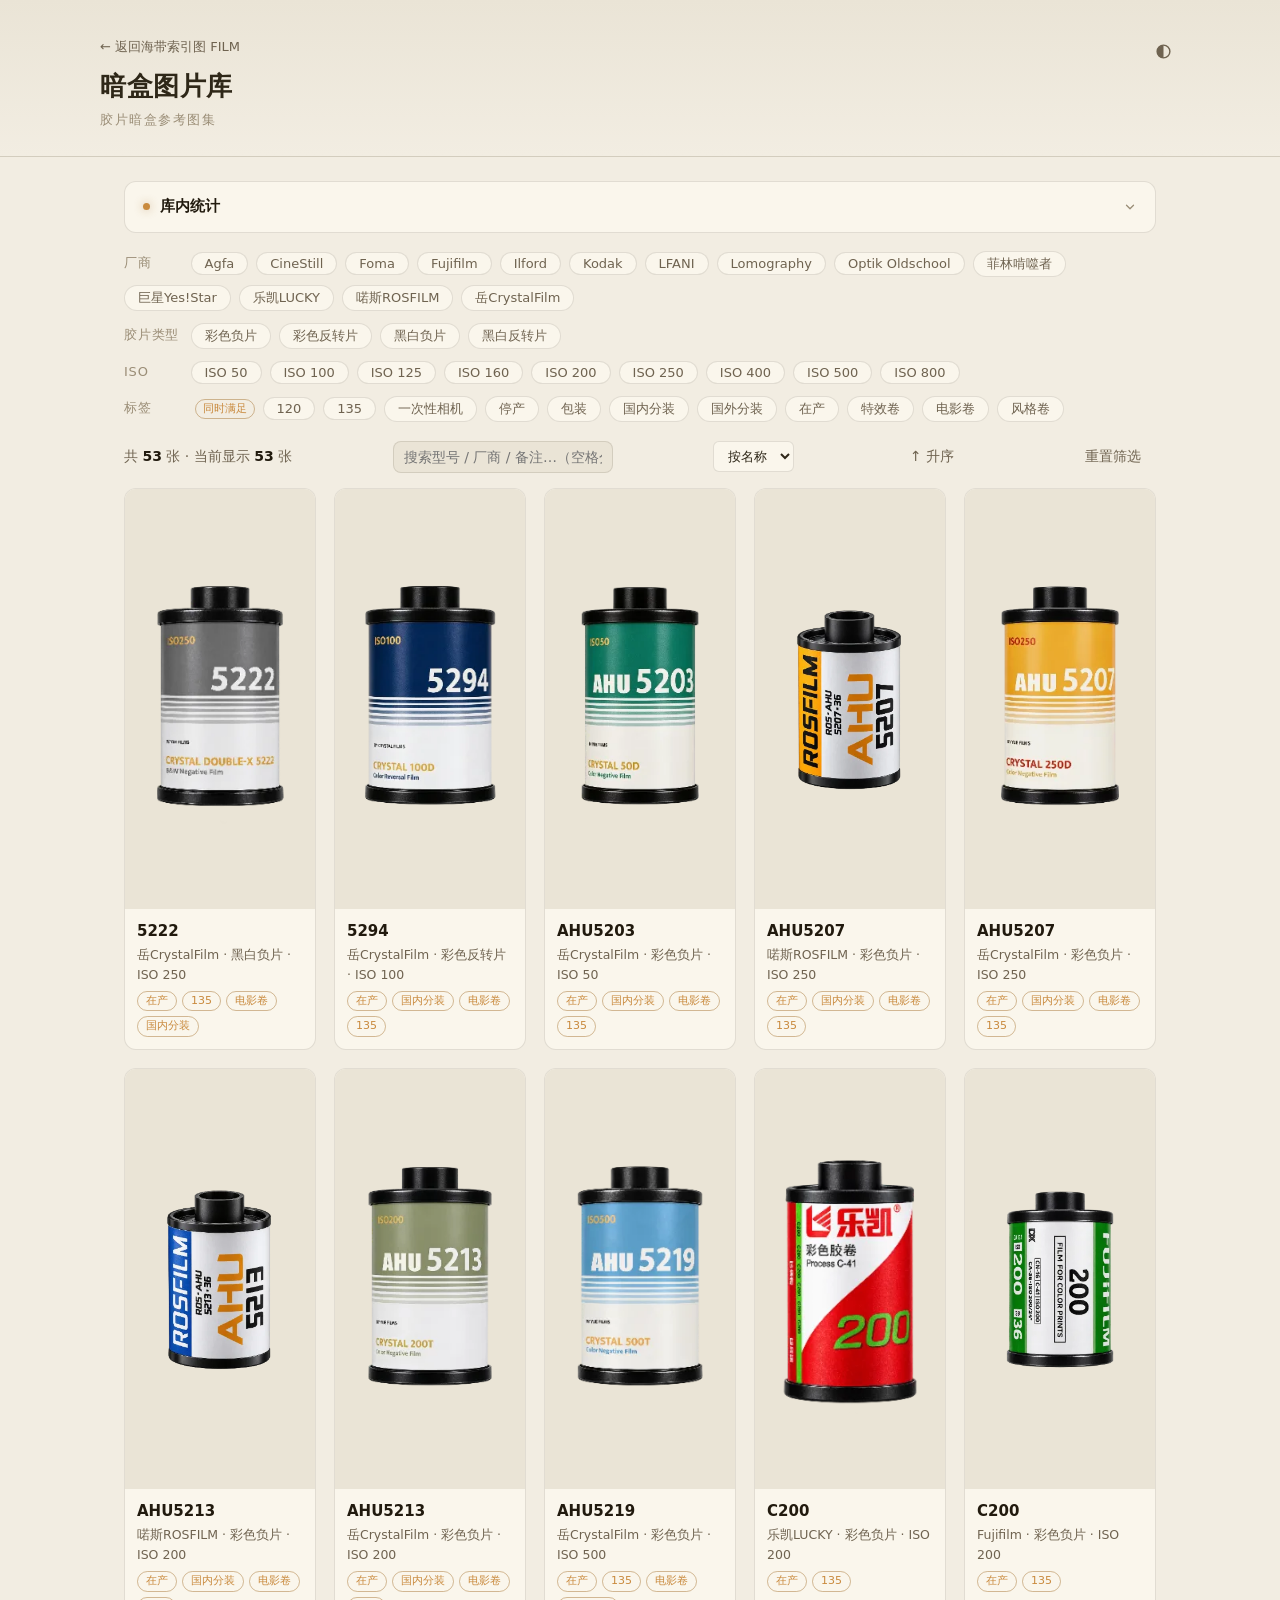
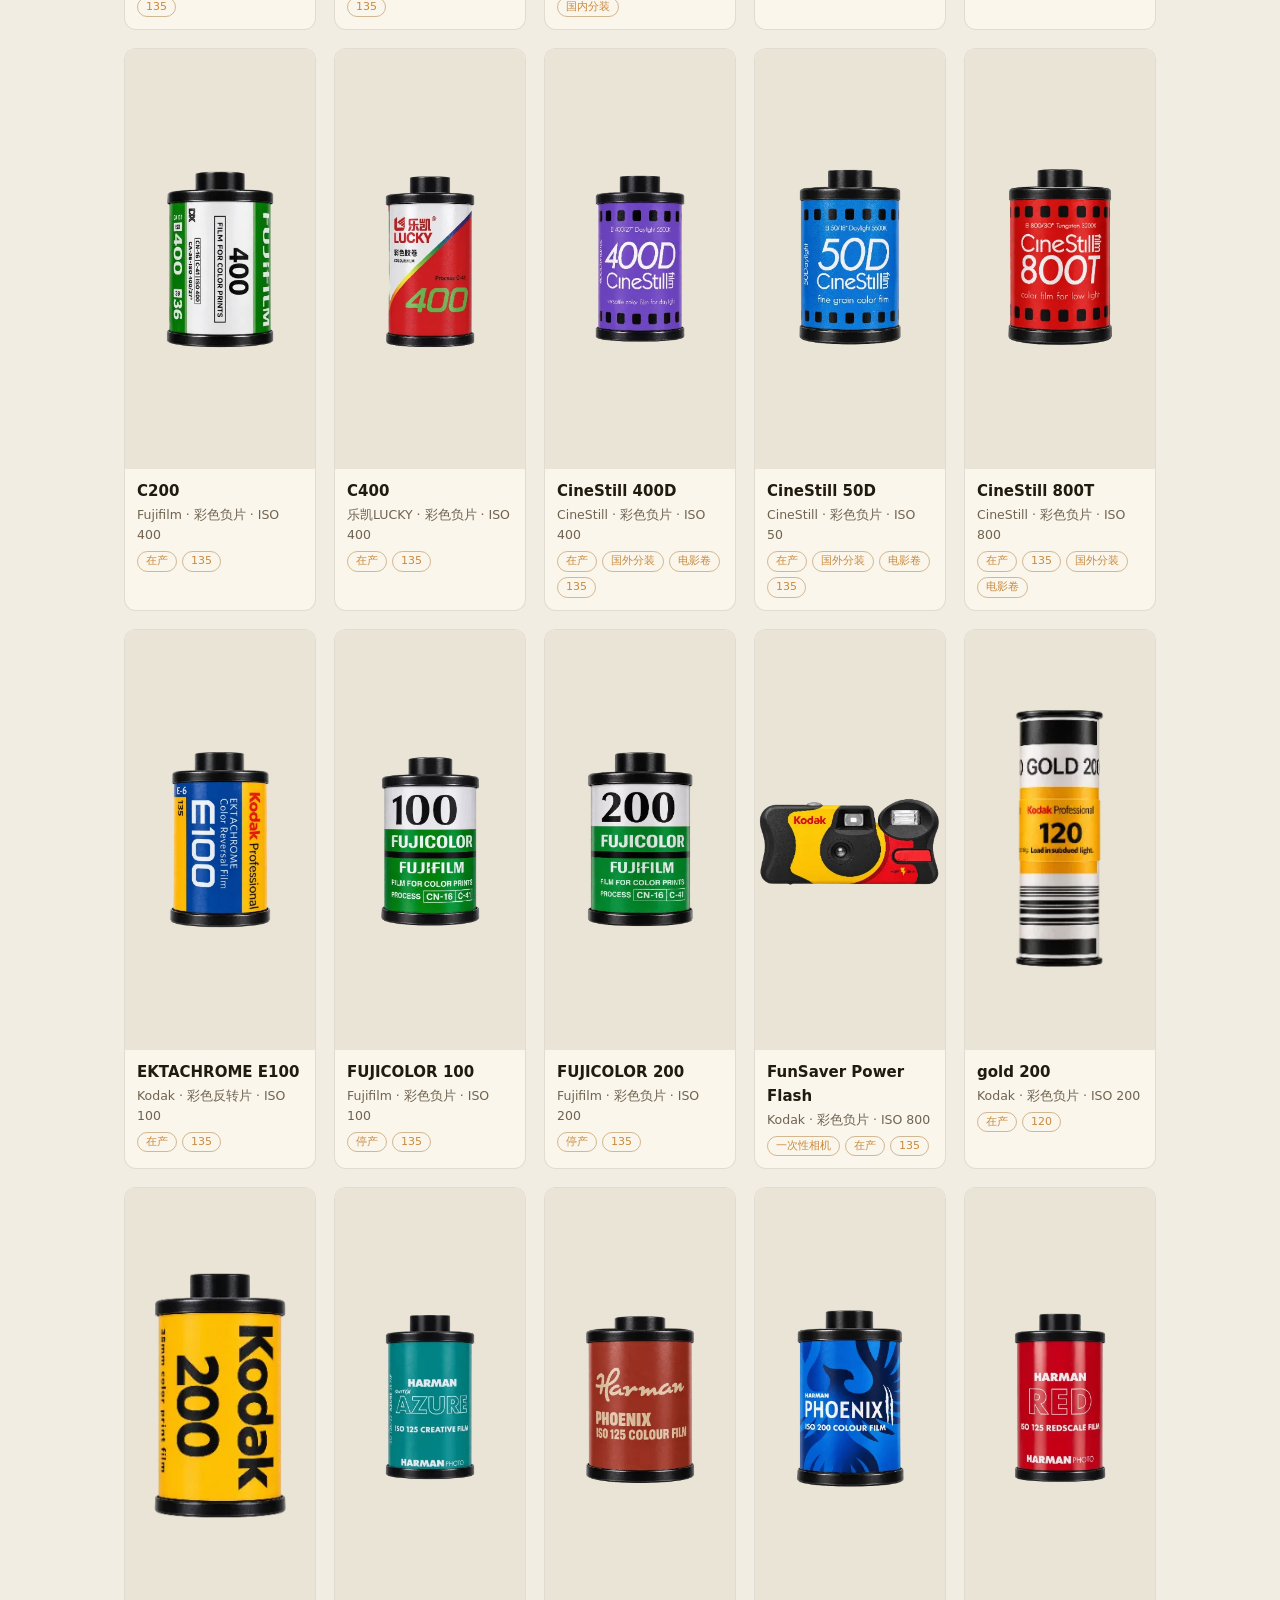
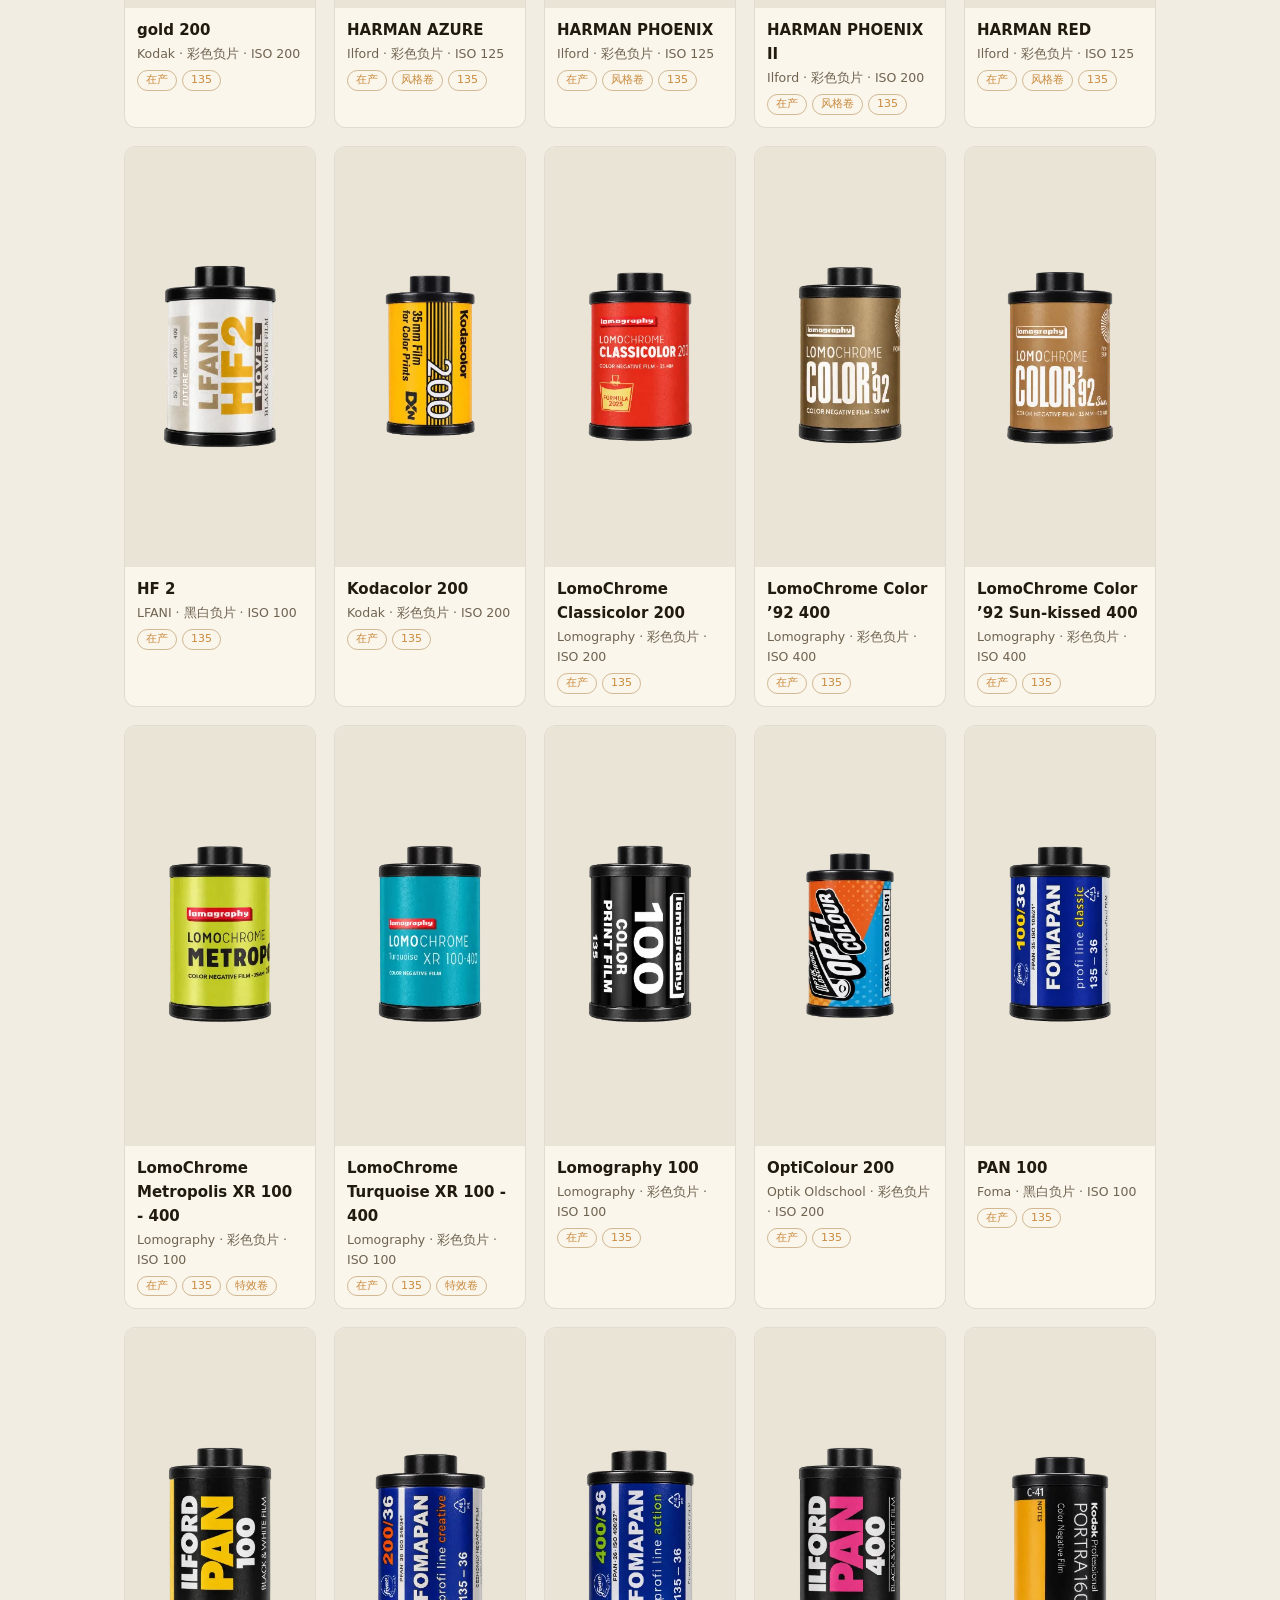
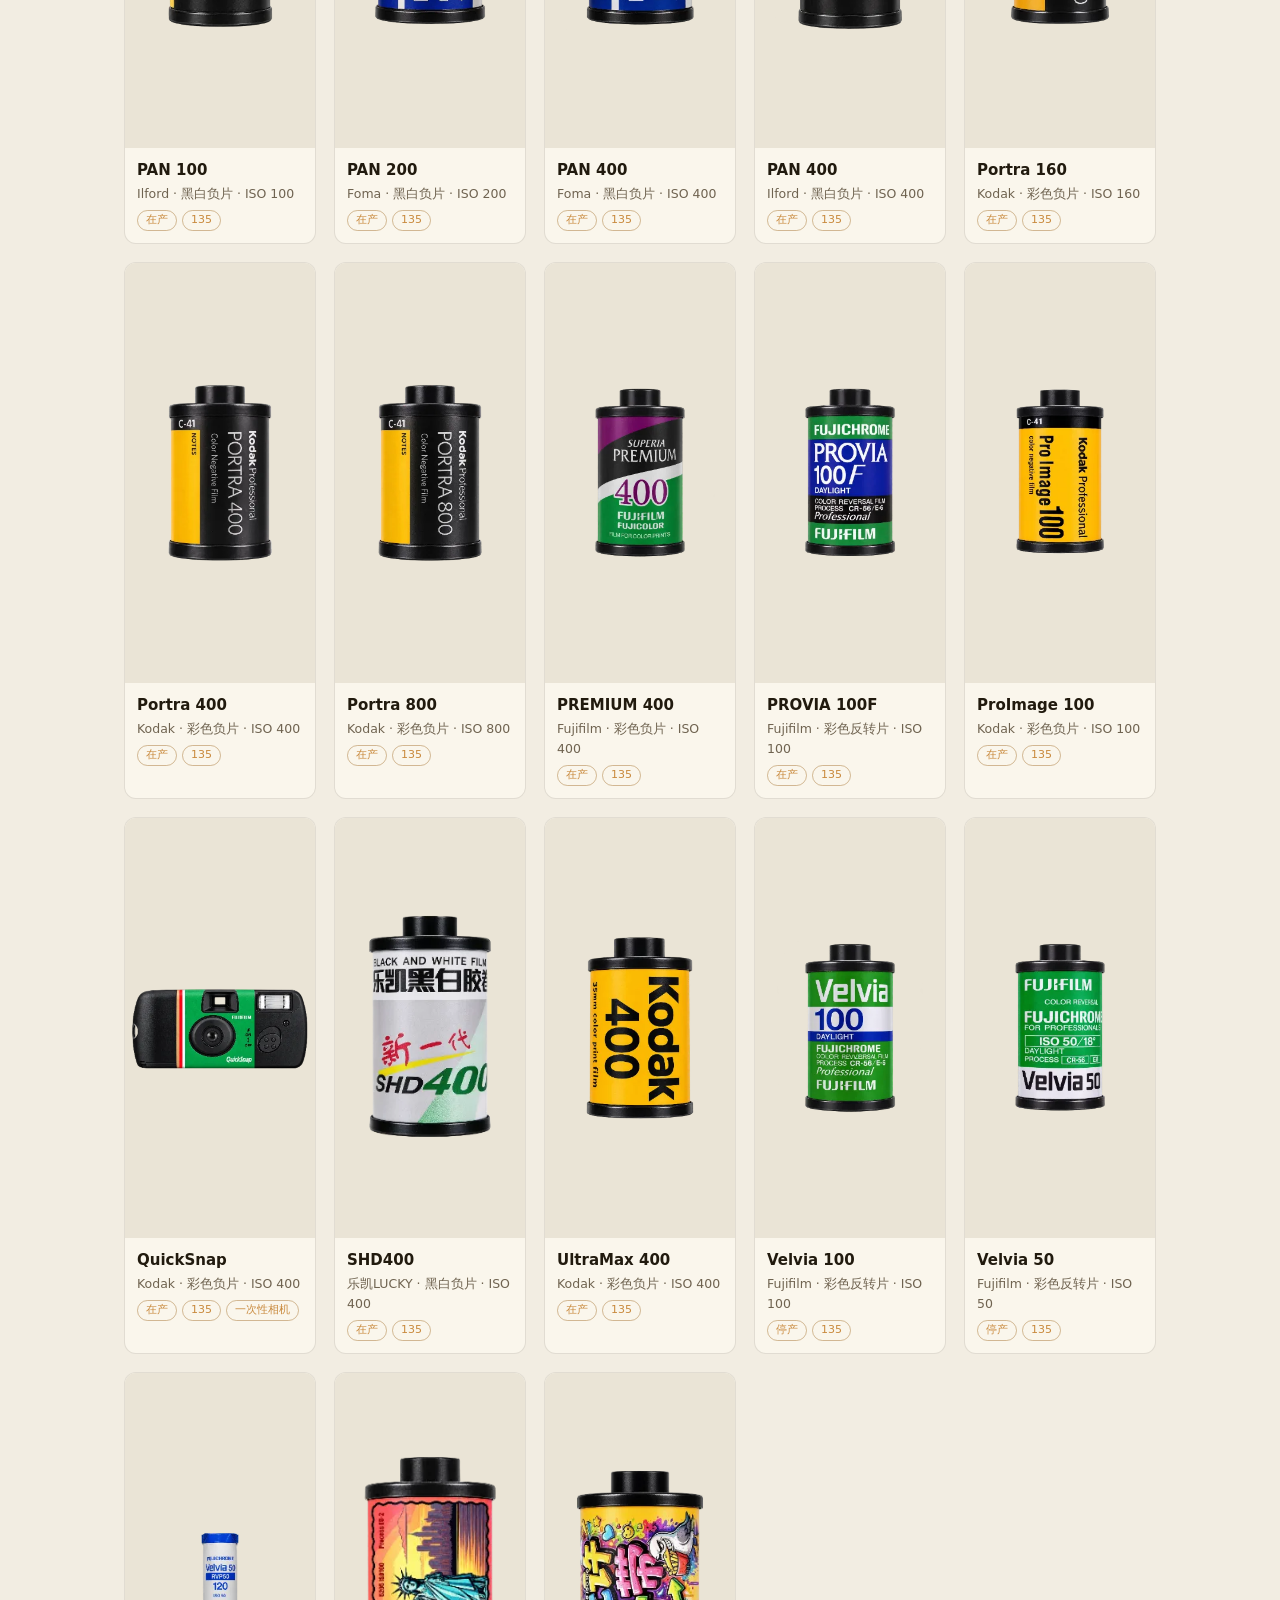
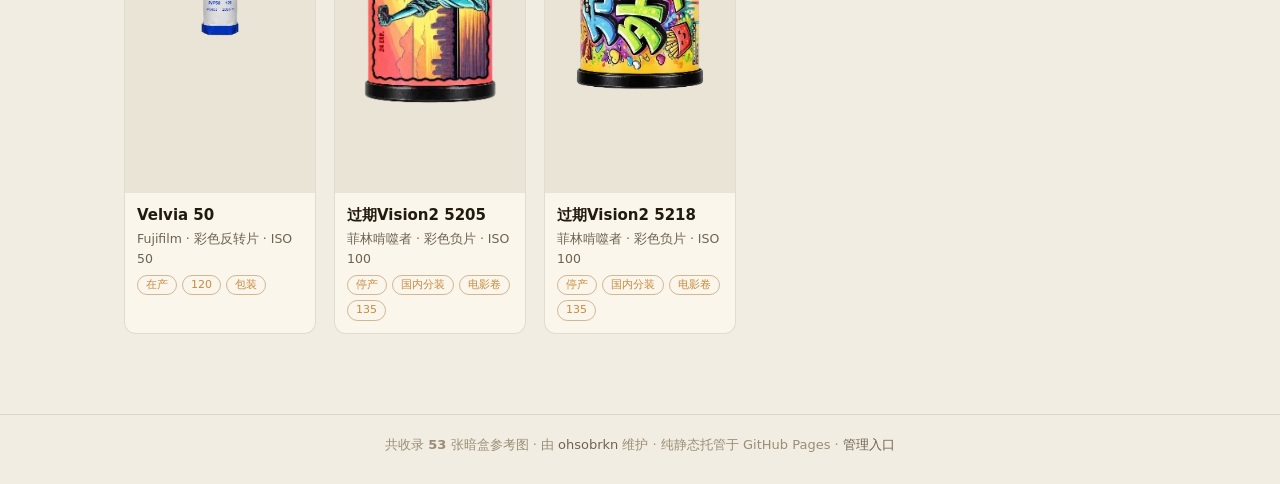
<file: index.html>
<!DOCTYPE html>
<html lang="zh-CN">
<head>
  <meta charset="UTF-8" />
  <meta name="viewport" content="width=device-width, initial-scale=1.0" />
  <meta name="description" content="暗盒图片库 — 胶片暗盒参考图集，按厂商、胶片类型、ISO 筛选浏览。海带索引图 FILM 附属项目。" />
  <meta name="author" content="ohsobrkn" />
  <title>暗盒图片库 · 海带索引图 FILM</title>
  <link rel="icon" href="data:image/svg+xml,%3Csvg xmlns='http://www.w3.org/2000/svg' viewBox='0 0 32 32'%3E%3Crect width='32' height='32' rx='7' fill='%23171310'/%3E%3Crect x='6' y='6' width='20' height='20' rx='2' fill='%23100d0a'/%3E%3Ccircle cx='16' cy='14' r='5' fill='%23e0a458'/%3E%3Crect x='8' y='22' width='16' height='1.6' fill='%23e0a458' opacity='.55'/%3E%3C/svg%3E" />
  <link rel="stylesheet" href="styles.css" />
  <script>
    // 主题引导：首帧前确定暗/亮（默认跟随系统；手动选择 light/dark 时持久化覆盖）
    (function () {
      try {
        var m = localStorage.getItem("canister-theme");
        if (m === "light" || m === "dark") document.documentElement.dataset.theme = m;
      } catch (e) {}
    })();
  </script>
</head>
<body>

<header class="lib-header">
  <div class="lib-header-inner">
    <div class="lib-header-top">
      <div>
        <a class="lib-back" href="https://ohsobrkn.github.io/film-index-generator/">← 返回海带索引图 FILM</a>
        <h1>暗盒图片库</h1>
        <p class="lib-sub">胶片暗盒参考图集</p>
      </div>
      <div class="lib-header-actions">
        <button id="themeBtn" class="lib-icon-btn ghost" type="button" aria-label="主题模式">
          <svg class="ti-auto show" viewBox="0 0 24 24" fill="none" stroke="currentColor" stroke-width="2" stroke-linecap="round" stroke-linejoin="round" aria-hidden="true"><circle cx="12" cy="12" r="9"/><path d="M12 3a9 9 0 0 0 0 18z" fill="currentColor" stroke="none"/></svg>
          <svg class="ti-light" viewBox="0 0 24 24" fill="none" stroke="currentColor" stroke-width="2" stroke-linecap="round" stroke-linejoin="round" aria-hidden="true"><circle cx="12" cy="12" r="4"/><path d="M12 2v2M12 20v2M4.9 4.9l1.4 1.4M17.7 17.7l1.4 1.4M2 12h2M20 12h2M4.9 19.1l1.4-1.4M17.7 6.3l1.4-1.4"/></svg>
          <svg class="ti-dark" viewBox="0 0 24 24" fill="none" stroke="currentColor" stroke-width="2" stroke-linecap="round" stroke-linejoin="round" aria-hidden="true"><path d="M21 12.8A9 9 0 1 1 11.2 3a7 7 0 0 0 9.8 9.8z"/></svg>
        </button>
      </div>
    </div>
  </div>
</header>

<main>
  <details class="lib-stats" id="statsPanel">
    <summary>
      <span class="stats-dot" aria-hidden="true"></span>
      <span>库内统计</span>
      <svg class="chev" width="14" height="14" viewBox="0 0 24 24" fill="none" stroke="currentColor" stroke-width="2.2" stroke-linecap="round" stroke-linejoin="round" aria-hidden="true"><path d="M6 9l6 6 6-6"/></svg>
    </summary>
    <div class="stats-body" id="statsBody">
      <div class="stats-cols">
        <div class="stats-col" id="statsManufacturer"><h4>厂商分布</h4></div>
        <div class="stats-col" id="statsFilmType"><h4>胶片类型分布</h4></div>
        <div class="stats-col" id="statsIso"><h4>ISO 分布</h4></div>
      </div>
      <div class="stats-recent">
        <h4>最近添加</h4>
        <div class="recent-strip" id="statsRecent"></div>
      </div>
    </div>
  </details>

  <section id="filters" class="lib-filters" aria-label="筛选器"></section>

  <div class="lib-toolbar">
    <span class="lib-count" id="count"></span>
    <input type="text" class="search-input" id="search" placeholder="搜索型号 / 厂商 / 备注…（空格分隔多个关键词）" />
    <select id="sortKey" class="sort-select" aria-label="排序方式">
      <option value="name">按名称</option>
      <option value="manufacturer">按厂商</option>
    </select>
    <button id="sortDir" class="ghost" type="button" aria-label="切换排序方向">↑ 升序</button>
    <button id="resetBtn" class="ghost" type="button">重置筛选</button>
  </div>

  <section id="grid" class="lib-grid" aria-label="图片列表"></section>
  <div id="empty" class="lib-empty" hidden>没有符合条件的暗盒图片，试试调整筛选条件。</div>
</main>

<footer class="lib-footer">
  <span>共收录</span> <b id="totalCount">0</b> <span>张暗盒参考图</span> · <span>由</span> <a href="https://github.com/ohsobrkn" target="_blank" rel="noopener">ohsobrkn</a> <span>维护</span>
  · <span>纯静态托管于 GitHub Pages</span> · <a href="admin.html">管理入口</a>
</footer>

<div id="lightbox" class="lightbox" hidden role="dialog" aria-modal="true" aria-label="图片大图">
  <span class="lb-counter" id="lbCounter"></span>
  <button class="lb-close ghost" id="lbClose" type="button">关闭 Esc</button>
  <button class="lb-nav lb-prev" id="lbPrev" type="button" aria-label="上一张">‹</button>
  <div class="lightbox-stage">
    <div class="lightbox-img-wrap"><img class="lightbox-img" id="lbImg" alt="" /></div>
    <aside class="lightbox-meta" id="lbMeta"></aside>
  </div>
  <button class="lb-nav lb-next" id="lbNext" type="button" aria-label="下一张">›</button>
</div>

<script>
(function () {
  "use strict";

  /* ===== 主题三态（跟随系统 / 浅色 / 暗色）===== */
  var THEME_KEY = "canister-theme";
  var themeMode = "auto";
  try { themeMode = localStorage.getItem(THEME_KEY) || "auto"; } catch (e) {}
  if (themeMode !== "light" && themeMode !== "dark") themeMode = "auto";

  var themeBtn = document.getElementById("themeBtn");
  function applyThemeMode(mode) {
    themeMode = mode;
    if (mode === "auto") delete document.documentElement.dataset.theme;
    else document.documentElement.dataset.theme = mode;
    ["auto", "light", "dark"].forEach(function (m) {
      var svg = themeBtn.querySelector(".ti-" + m);
      if (svg) svg.classList.toggle("show", m === mode);
    });
    var label = mode === "auto" ? "主题：跟随系统" : (mode === "light" ? "主题：浅色" : "主题：暗色");
    themeBtn.setAttribute("aria-label", label);
    themeBtn.title = label;
  }
  themeBtn.addEventListener("click", function () {
    var next = themeMode === "auto" ? "light" : (themeMode === "light" ? "dark" : "auto");
    try { localStorage.setItem(THEME_KEY, next); } catch (e) {}
    applyThemeMode(next);
  });

  var DIM_TYPE_LABEL = {};

  var db = null;          // canisters.json 全量
  var visibleItems = [];  // 当前筛选结果
  var filters = {};       // { dimKey: Set(values) }
  var query = "";
  var lbIndex = -1;

  var filtersEl = document.getElementById("filters");
  var gridEl = document.getElementById("grid");
  var emptyEl = document.getElementById("empty");
  var countEl = document.getElementById("count");
  var totalEl = document.getElementById("totalCount");
  var searchEl = document.getElementById("search");
  var resetBtn = document.getElementById("resetBtn");

  function itemVisible(item) { return !item.status || item.status === "visible"; }

  function attrValue(item, key) {
    return item.attrs ? item.attrs[key] : undefined;
  }

  function dimOf(key) {
    for (var i = 0; i < db.dimensions.length; i += 1) {
      if (db.dimensions[i].key === key) return db.dimensions[i];
    }
    return null;
  }

  function dimValues(dim) {
    if (dim.type === "dict") return ((db.dicts && db.dicts[dim.dict]) || []).slice().sort(unifiedCompare);
    if (dim.type === "enum") return dim.values || [];
    if (dim.type === "number") {
      // ISO 档位从已录入数据动态收集：去重 + 数值升序，无需手动维护固定列表
      var seen = {};
      var vals = [];
      db.items.forEach(function (it) {
        var v = it.attrs && it.attrs[dim.key];
        if (v !== undefined && v !== null && v !== "" && !seen[v]) {
          seen[v] = Number(v);
          vals.push(String(v));
        }
      });
      return vals.sort(function (a, b) { return seen[a] - seen[b]; });
    }
    if (dim.type === "tags") {
      var set = {};
      db.items.forEach(function (it) {
        (it.tags || []).forEach(function (t) { set[t] = true; });
      });
      return Object.keys(set).sort();
    }
    return [];
  }

  function matchFilter(item) {
    for (var key in filters) {
      var active = filters[key];
      if (!active || active.size === 0) continue;
      if (key === "tags") {
        // AND 语义：所选标签须全部出现在条目标签中
        var ok = true;
        active.forEach(function (tag) {
          if ((item.tags || []).indexOf(tag) < 0) ok = false;
        });
        if (!ok) return false;
      } else {
        var v = attrValue(item, key);
        if (v === undefined || v === null || !active.has(String(v))) return false;
      }
    }
    if (query) {
      // 模糊搜索（与主站选择器一致）：空格分词，每个关键词都命中才算匹配
      var hay = (item.name || "") + " " + (item.notes || "");
      for (var k in (item.attrs || {})) hay += " " + item.attrs[k];
      (item.tags || []).forEach(function (t) { hay += " " + t; });
      hay = hay.toLowerCase();
      var tokens = query.toLowerCase().split(/\s+/).filter(Boolean);
      for (var ti = 0; ti < tokens.length; ti += 1) {
        if (hay.indexOf(tokens[ti]) < 0) return false;
      }
    }
    return true;
  }

  /* ===== 排序（按名称 / 按厂商 × 升序 / 降序） ===== */
  var sortKey = "name";
  var sortDir = "asc";   // asc | desc
  var sortKeyEl = document.getElementById("sortKey");
  var sortDirBtn = document.getElementById("sortDir");

  /* ===== 统一排序规则（特殊符号 → 数字 → 英文字母 → 中文拼音） =====
     分类序：1 符号（!、#、@ 等非字母数字非中文）→ 2 数字（0-9）→ 3 字母（A-Z，
     不区分大小写比较，同字母时大写在前）→ 4 中文（连续中文段整段按拼音 localeCompare zh） */
  function charClass(ch) {
    var code = ch.charCodeAt(0);
    if (code >= 48 && code <= 57) return 2;
    if ((code >= 65 && code <= 90) || (code >= 97 && code <= 122)) return 3;
    if (code >= 0x2e80) return 4;
    return 1;
  }
  function chineseRun(s, i) {
    var j = i;
    while (j < s.length && s.charCodeAt(j) >= 0x2e80) j += 1;
    return s.slice(i, j);
  }
  function unifiedCompare(a, b) {
    var sa = String(a == null ? "" : a);
    var sb = String(b == null ? "" : b);
    var i = 0, j = 0;
    while (i < sa.length && j < sb.length) {
      var ca = sa.charAt(i), cb = sb.charAt(j);
      var ka = charClass(ca), kb = charClass(cb);
      if (ka !== kb) return ka - kb;
      if (ka === 4) {
        var xa = chineseRun(sa, i), xb = chineseRun(sb, j);
        var ccmp = xa.localeCompare(xb, "zh-Hans-CN");
        if (ccmp !== 0) return ccmp;
        i += xa.length; j += xb.length;
      } else {
        if (ka === 3) {
          var la = ca.toLowerCase(), lb = cb.toLowerCase();
          if (la !== lb) return la < lb ? -1 : 1;
        }
        if (ca !== cb) return ca < cb ? -1 : 1;
        i += 1; j += 1;
      }
    }
    if (i >= sa.length && j >= sb.length) return 0;
    return i >= sa.length ? -1 : 1;
  }

  function sortItems(arr) {
    return arr.slice().sort(function (a, b) {
      var va, vb;
      if (sortKey === "manufacturer") {
        va = attrValue(a, "manufacturer") != null ? String(attrValue(a, "manufacturer")) : "";
        vb = attrValue(b, "manufacturer") != null ? String(attrValue(b, "manufacturer")) : "";
      } else {
        va = (a.name || a.id || "").toString();
        vb = (b.name || b.id || "").toString();
      }
      var cmp = unifiedCompare(va, vb);
      return sortDir === "asc" ? cmp : -cmp;
    });
  }

  function applyFilters() {
    visibleItems = sortItems(db.items.filter(function (it) { return itemVisible(it) && matchFilter(it); }));
    renderGrid();
    syncUrl();
    countEl.innerHTML = "共 <b>" + db.items.filter(itemVisible).length + "</b> 张 · 当前显示 <b>" + visibleItems.length + "</b> 张";
  }

  function syncUrl() {
    var params = new URLSearchParams();
    for (var key in filters) {
      if (filters[key] && filters[key].size) params.set(key, Array.from(filters[key]).join(","));
    }
    if (query) params.set("q", query);
    if (sortKey !== "name") params.set("sort", sortKey);
    if (sortDir !== "asc") params.set("dir", sortDir);
    var qs = params.toString();
    window.history.replaceState(null, "", qs ? "?" + qs : window.location.pathname);
  }

  function readUrl() {
    var params = new URLSearchParams(window.location.search);
    filters = {};
    db.dimensions.forEach(function (dim) {
      var raw = params.get(dim.key);
      if (raw) filters[dim.key] = new Set(raw.split(",").filter(Boolean));
      else filters[dim.key] = new Set();
    });
    filters.tags = filters.tags || new Set();
    query = params.get("q") || "";
    searchEl.value = query;
    var sk = params.get("sort");
    sortKey = (sk === "manufacturer" || sk === "name") ? sk : "name";
    sortDir = params.get("dir") === "desc" ? "desc" : "asc";
    sortKeyEl.value = sortKey;
    sortDirBtn.textContent = sortDir === "asc" ? "↑ 升序" : "↓ 降序";
  }

  function buildFilterUi() {
    filtersEl.innerHTML = "";
    db.dimensions.forEach(function (dim) {
      DIM_TYPE_LABEL[dim.key] = dim.label;
      var group = document.createElement("div");
      group.className = "filter-group";
      var label = document.createElement("span");
      label.className = "filter-label";
      label.textContent = dim.label;
      group.appendChild(label);
      // 标签维度提示 AND 语义（所选标签须全部满足）
      if (dim.type === "tags") {
        var badge = document.createElement("span");
        badge.className = "tags-mode-badge";
        badge.textContent = "同时满足";
        group.appendChild(badge);
      }
      dimValues(dim).forEach(function (val) {
        var btn = document.createElement("button");
        btn.type = "button";
        btn.className = "chip";
        btn.textContent = dim.type === "number" ? "ISO " + val : val;
        var set = filters[dim.key] || (filters[dim.key] = new Set());
        if (set.has(String(val))) btn.classList.add("on");
        btn.addEventListener("click", function () {
          var v = String(val);
          if (set.has(v)) { set.delete(v); btn.classList.remove("on"); }
          else { set.add(v); btn.classList.add("on"); }
          applyFilters();
        });
        group.appendChild(btn);
      });
      filtersEl.appendChild(group);
    });
  }

  function renderGrid() {
    gridEl.innerHTML = "";
    visibleItems.forEach(function (item) {
      var card = document.createElement("div");
      card.className = "card";
      card.setAttribute("role", "button");
      card.tabIndex = 0;

      var img = document.createElement("img");
      img.className = "card-thumb";
      img.loading = "lazy";
      // 统一缩略图规格 300×420：加载前即预留精确空间，网格零抖动
      img.width = 300; img.height = 420;
      img.src = item.thumb;
      img.alt = (item.name || item.id) + " 缩略图";
      card.appendChild(img);

      var body = document.createElement("div");
      body.className = "card-body";
      var name = document.createElement("div");
      name.className = "card-name";
      name.textContent = item.name || item.id;
      body.appendChild(name);

      var meta = document.createElement("div");
      meta.className = "card-meta";
      var parts = [];
      ["manufacturer", "filmType"].forEach(function (k) {
        var v = attrValue(item, k);
        if (v !== undefined && v !== null && v !== "") parts.push(String(v));
      });
      if (attrValue(item, "iso") !== undefined && attrValue(item, "iso") !== null) parts.push("ISO " + attrValue(item, "iso"));
      meta.textContent = parts.join(" · ");
      body.appendChild(meta);

      if (item.tags && item.tags.length) {
        var tags = document.createElement("div");
        tags.className = "card-tags";
        item.tags.forEach(function (t) {
          var tag = document.createElement("span");
          tag.className = "tag";
          tag.textContent = t;
          tags.appendChild(tag);
        });
        body.appendChild(tags);
      }
      card.appendChild(body);

      var open = function () { openLightbox(item); };
      card.addEventListener("click", open);
      card.addEventListener("keydown", function (e) { if (e.key === "Enter" || e.key === " ") { e.preventDefault(); open(); } });
      gridEl.appendChild(card);
    });
    emptyEl.hidden = visibleItems.length > 0;
  }

  function openLightbox(item) {
    lbIndex = visibleItems.indexOf(item);
    renderLightbox();
    var lb = document.getElementById("lightbox");
    lb.hidden = false;
    document.body.style.overflow = "hidden";
    document.getElementById("lbClose").focus();
  }

  function renderLightbox() {
    if (lbIndex < 0 || lbIndex >= visibleItems.length) return;
    var item = visibleItems[lbIndex];
    var img = document.getElementById("lbImg");
    img.src = item.original;
    img.alt = item.name || item.id;

    var meta = document.getElementById("lbMeta");
    meta.innerHTML = "";
    var h = document.createElement("h3");
    h.textContent = item.name || item.id;
    meta.appendChild(h);
    var sub = document.createElement("div");
    sub.className = "sub";
    sub.textContent = item.id + " · 更新于 " + String(item.updatedAt || "").slice(0, 10);
    meta.appendChild(sub);

    db.dimensions.forEach(function (dim) {
      if (dim.type === "tags") {
        if (item.tags && item.tags.length) {
          var rowT = metaRow(dim.label, item.tags.join(" · "));
          meta.appendChild(rowT);
        }
        return;
      }
      var v = attrValue(item, dim.key);
      if (v === undefined || v === null || v === "") return;
      var row = metaRow(dim.label, dim.key === "iso" ? "ISO " + v : String(v));
      meta.appendChild(row);
    });

    if (item.notes) {
      var notes = document.createElement("div");
      notes.className = "lightbox-notes";
      notes.textContent = item.notes;
      meta.appendChild(notes);
    }

    document.getElementById("lbCounter").textContent = (lbIndex + 1) + " / " + visibleItems.length;
  }

  function metaRow(k, v) {
    var row = document.createElement("div");
    row.className = "meta-row";
    var ke = document.createElement("span");
    ke.className = "k";
    ke.textContent = k;
    var ve = document.createElement("span");
    ve.className = "v";
    ve.textContent = v;
    row.appendChild(ke);
    row.appendChild(ve);
    return row;
  }

  function closeLightbox() {
    document.getElementById("lightbox").hidden = true;
    document.getElementById("lbImg").src = "";
    document.body.style.overflow = "";
  }

  function stepLightbox(delta) {
    if (lbIndex < 0) return;
    lbIndex = (lbIndex + delta + visibleItems.length) % visibleItems.length;
    renderLightbox();
  }

  document.getElementById("lbClose").addEventListener("click", closeLightbox);
  document.getElementById("lbPrev").addEventListener("click", function () { stepLightbox(-1); });
  document.getElementById("lbNext").addEventListener("click", function () { stepLightbox(1); });
  document.getElementById("lightbox").addEventListener("click", function (e) {
    if (e.target === this) closeLightbox();
  });
  document.addEventListener("keydown", function (e) {
    if (document.getElementById("lightbox").hidden) return;
    if (e.key === "Escape") closeLightbox();
    else if (e.key === "ArrowLeft") stepLightbox(-1);
    else if (e.key === "ArrowRight") stepLightbox(1);
  });

  var debounceTimer = null;
  searchEl.addEventListener("input", function () {
    clearTimeout(debounceTimer);
    debounceTimer = setTimeout(function () {
      query = searchEl.value.trim();
      applyFilters();
    }, 160);
  });

  resetBtn.addEventListener("click", function () {
    searchEl.value = "";
    query = "";
    window.history.replaceState(null, "", window.location.pathname);
    readUrl();
    buildFilterUi();
    applyFilters();
  });

  sortKeyEl.addEventListener("change", function () {
    sortKey = this.value;
    applyFilters();
  });

  sortDirBtn.addEventListener("click", function () {
    sortDir = sortDir === "asc" ? "desc" : "asc";
    this.textContent = sortDir === "asc" ? "↑ 升序" : "↓ 降序";
    applyFilters();
  });

  /* ===== 库内统计：维度分布条形图（可点击设筛选）+ 最近添加 ===== */
  function renderStats() {
    if (!db) return;
    var groups = [
      { key: "manufacturer", host: "statsManufacturer", labelOf: function (v) { return v; } },
      { key: "filmType", host: "statsFilmType", labelOf: function (v) { return v; } },
      { key: "iso", host: "statsIso", labelOf: function (v) { return "ISO " + v; } }
    ];
    groups.forEach(function (g) {
      var host = document.getElementById(g.host);
      // 清掉上轮行（保留 h4）
      Array.prototype.slice.call(host.querySelectorAll(".stat-row")).forEach(function (r) { r.remove(); });
      var counts = {};
      var order = [];
      db.items.forEach(function (it) {
        var v = attrValue(it, g.key);
        if (v === undefined || v === null || v === "") return;
        var k = String(v);
        if (!counts[k]) { counts[k] = 0; order.push(k); }
        counts[k] += 1;
      });
      order.sort(function (a, b) {
        if (g.key === "iso") return Number(a) - Number(b);
        return unifiedCompare(a, b);
      });
      var max = 1;
      order.forEach(function (k) { if (counts[k] > max) max = counts[k]; });
      order.forEach(function (k) {
        var row = document.createElement("div");
        row.className = "stat-row";
        row.setAttribute("role", "button");
        row.tabIndex = 0;
        var label = document.createElement("span");
        label.className = "sr-label";
        label.textContent = g.labelOf(k);
        label.title = g.labelOf(k);
        row.appendChild(label);
        var track = document.createElement("span");
        track.className = "sr-track";
        var bar = document.createElement("span");
        bar.className = "sr-bar";
        bar.style.width = "0%";
        track.appendChild(bar);
        row.appendChild(track);
        var n = document.createElement("span");
        n.className = "sr-n";
        n.textContent = counts[k];
        row.appendChild(n);
        var applySingle = function () {
          db.dimensions.forEach(function (d) {
            if (filters[d.key]) filters[d.key] = new Set();
          });
          filters[g.key] = new Set([k]);
          filters.tags = new Set();
          buildFilterUi();
          applyFilters();
          window.scrollTo({ top: 0, behavior: "smooth" });
        };
        row.addEventListener("click", applySingle);
        row.addEventListener("keydown", function (e) { if (e.key === "Enter" || e.key === " ") { e.preventDefault(); applySingle(); } });
        host.appendChild(row);
        // 生长动画：先挂 0 宽，下一帧设目标宽
        var target = Math.round(counts[k] / max * 100);
        requestAnimationFrame(function () { requestAnimationFrame(function () { bar.style.width = target + "%"; }); });
      });
    });

    var recentHost = document.getElementById("statsRecent");
    recentHost.innerHTML = "";
    var recent = db.items.filter(itemVisible).slice().sort(function (a, b) {
      var ta = a.createdAt || a.updatedAt || "";
      var tb = b.createdAt || b.updatedAt || "";
      return tb < ta ? -1 : (tb > ta ? 1 : 0);
    }).slice(0, 6);
    recent.forEach(function (item) {
      var btn = document.createElement("button");
      btn.type = "button";
      btn.className = "recent-item";
      var img = document.createElement("img");
      img.loading = "lazy";
      img.src = item.thumb;
      img.alt = item.name || item.id;
      img.width = 300; img.height = 420;
      btn.appendChild(img);
      var name = document.createElement("span");
      name.className = "ri-name";
      name.textContent = item.name || item.id;
      btn.appendChild(name);
      btn.addEventListener("click", function () {
        // 跳到该图上下文：清空筛选后打开大图
        db.dimensions.forEach(function (d) { if (filters[d.key]) filters[d.key] = new Set(); });
        filters.tags = new Set();
        query = "";
        searchEl.value = "";
        buildFilterUi();
        applyFilters();
        openLightbox(item);
      });
      recentHost.appendChild(btn);
    });
  }

  // 初始化主题与语言（DOM 与全部变量就绪后）
  applyThemeMode(themeMode);

  // no-store + 时间戳穿透缓存：数据更新并重新部署后，刷新页面即可看到最新内容
  fetch("data/canisters.json?v=" + Date.now(), { cache: "no-store" }).then(function (r) {
    if (!r.ok) throw new Error("HTTP " + r.status);
    return r.json();
  }).then(function (json) {
    db = json;
    totalEl.textContent = db.items.filter(itemVisible).length;
    readUrl();
    buildFilterUi();
    applyFilters();
    renderStats();
  }).catch(function (err) {
    gridEl.innerHTML = "";
    emptyEl.hidden = false;
    emptyEl.textContent = "数据加载失败：" + err.message + "（请稍后刷新重试）";
  });
})();
</script>
</body>
</html>
</file>
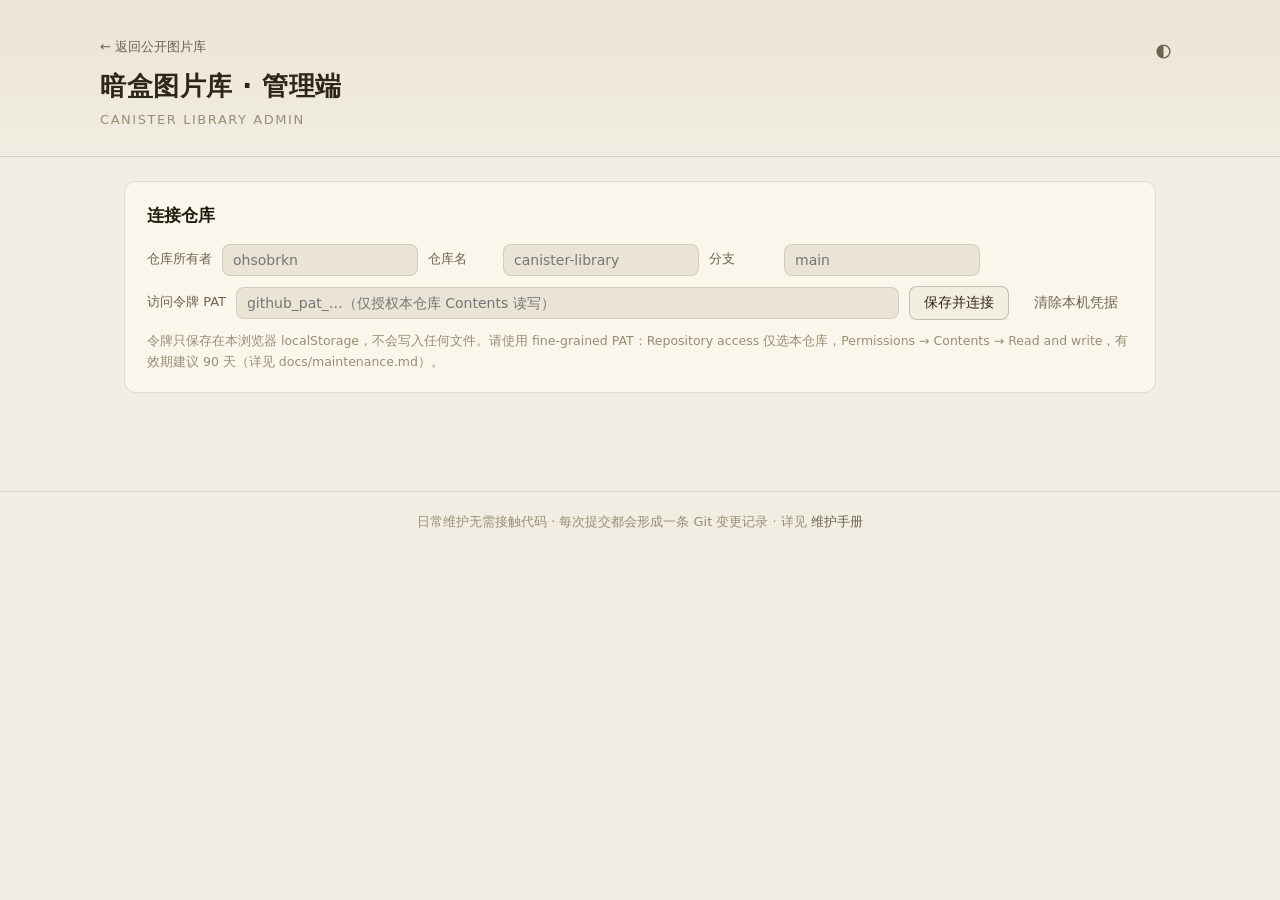
<file: admin.html>
<!DOCTYPE html>
<html lang="zh-CN">
<head>
  <meta charset="UTF-8" />
  <meta name="viewport" content="width=device-width, initial-scale=1.0" />
  <meta name="robots" content="noindex, nofollow" />
  <title>暗盒图片库 · 管理端</title>
  <link rel="icon" href="data:image/svg+xml,%3Csvg xmlns='http://www.w3.org/2000/svg' viewBox='0 0 32 32'%3E%3Crect width='32' height='32' rx='7' fill='%23171310'/%3E%3Crect x='6' y='6' width='20' height='20' rx='2' fill='%23100d0a'/%3E%3Ccircle cx='16' cy='14' r='5' fill='%23e0a458'/%3E%3Crect x='8' y='22' width='16' height='1.6' fill='%23e0a458' opacity='.55'/%3E%3C/svg%3E" />
  <link rel="stylesheet" href="styles.css" />
  <script>
    (function () {
      try {
        var m = localStorage.getItem("canister-theme");
        if (m === "light" || m === "dark") document.documentElement.dataset.theme = m;
      } catch (e) {}
    })();
  </script>
</head>
<body>

<header class="lib-header">
  <div class="lib-header-inner">
    <div class="lib-header-top">
      <div>
        <a class="lib-back" href="index.html">← 返回公开图片库</a>
        <h1>暗盒图片库 · 管理端</h1>
        <p class="lib-sub">Canister library admin</p>
      </div>
      <div class="lib-header-actions">
        <button id="themeBtn" class="lib-icon-btn ghost" type="button" aria-label="主题模式">
          <svg class="ti-auto show" viewBox="0 0 24 24" fill="none" stroke="currentColor" stroke-width="2" stroke-linecap="round" stroke-linejoin="round" aria-hidden="true"><circle cx="12" cy="12" r="9"/><path d="M12 3a9 9 0 0 0 0 18z" fill="currentColor" stroke="none"/></svg>
          <svg class="ti-light" viewBox="0 0 24 24" fill="none" stroke="currentColor" stroke-width="2" stroke-linecap="round" stroke-linejoin="round" aria-hidden="true"><circle cx="12" cy="12" r="4"/><path d="M12 2v2M12 20v2M4.9 4.9l1.4 1.4M17.7 17.7l1.4 1.4M2 12h2M20 12h2M4.9 19.1l1.4-1.4M17.7 6.3l1.4-1.4"/></svg>
          <svg class="ti-dark" viewBox="0 0 24 24" fill="none" stroke="currentColor" stroke-width="2" stroke-linecap="round" stroke-linejoin="round" aria-hidden="true"><path d="M21 12.8A9 9 0 1 1 11.2 3a7 7 0 0 0 9.8 9.8z"/></svg>
        </button>
      </div>
    </div>
  </div>
</header>

<script>
  // 主题三态（跟随系统 / 浅色 / 暗色），与访客页共用同一 localStorage 键
  (function () {
    var KEY = "canister-theme";
    var mode = "auto";
    try { mode = localStorage.getItem(KEY) || "auto"; } catch (e) {}
    if (mode !== "light" && mode !== "dark") mode = "auto";
    var btn = document.getElementById("themeBtn");
    function apply(m) {
      mode = m;
      if (m === "auto") delete document.documentElement.dataset.theme;
      else document.documentElement.dataset.theme = m;
      ["auto", "light", "dark"].forEach(function (k) {
        var svg = btn.querySelector(".ti-" + k);
        if (svg) svg.classList.toggle("show", k === m);
      });
      var label = m === "auto" ? "主题：跟随系统" : (m === "light" ? "主题：浅色" : "主题：暗色");
      btn.setAttribute("aria-label", label);
      btn.title = label;
    }
    btn.addEventListener("click", function () {
      var next = mode === "auto" ? "light" : (mode === "light" ? "dark" : "auto");
      try { localStorage.setItem(KEY, next); } catch (e) {}
      apply(next);
    });
    apply(mode);
  })();
</script>

<main>

  <section class="panel" id="authPanel">
    <h2>连接仓库</h2>
    <div class="field-row">
      <label for="cfgOwner">仓库所有者</label>
      <input type="text" id="cfgOwner" placeholder="ohsobrkn" />
      <label for="cfgRepo">仓库名</label>
      <input type="text" id="cfgRepo" placeholder="canister-library" />
      <label for="cfgBranch">分支</label>
      <input type="text" id="cfgBranch" placeholder="main" />
    </div>
    <div class="field-row">
      <label for="cfgPat">访问令牌 PAT</label>
      <input type="password" id="cfgPat" placeholder="github_pat_…（仅授权本仓库 Contents 读写）" style="flex:1; min-width: 260px;" />
      <button id="saveCfgBtn" type="button">保存并连接</button>
      <button id="clearCfgBtn" type="button" class="ghost" type="button">清除本机凭据</button>
    </div>
    <p class="hint" id="authHint">令牌只保存在本浏览器 localStorage，不会写入任何文件。请使用 fine-grained PAT：Repository access 仅选本仓库，Permissions → Contents → Read and write，有效期建议 90 天（详见 docs/maintenance.md）。</p>
  </section>

  <div id="workArea" hidden>

    <div class="stat-cards">
      <div class="stat-card"><div class="k">仓库体积</div><div class="v" id="statSize">—</div></div>
      <div class="stat-card"><div class="k">条目数量</div><div class="v" id="statItems">—</div></div>
      <div class="stat-card"><div class="k">Pages 构建</div><div class="v" id="statBuild">—</div></div>
      <div class="stat-card"><div class="k">未保存修改</div><div class="v" id="statDirty">无</div></div>
    </div>

    <div class="bulk-bar" id="saveBar" hidden>
      <span id="dirtyDesc">有未保存的修改</span>
      <span class="sep"></span>
      <button class="primary" id="saveBtn" type="button">保存并提交到仓库</button>
      <button class="ghost" id="discardBtn" type="button">放弃修改（重新加载）</button>
    </div>

    <div class="tabs" role="tablist">
      <button class="tab-btn on" data-tab="upload" type="button">批量上传</button>
      <button class="tab-btn" data-tab="manage" type="button">图库管理</button>
      <button class="tab-btn" data-tab="schema" type="button">字典与维度</button>
    </div>

    <section class="tab-page" id="tab-upload">
      <div class="panel">
        <h2>批量上传</h2>
        <div class="dropzone" id="dropzone" tabindex="0" role="button" aria-label="拖入或选择图片">
          <span class="dz-icon">📦</span>
          把暗盒图片拖到这里，或点击选择文件<br />
          <span style="font-size:12px; color: var(--faint);">支持 PNG / JPG / WebP / SVG，单张 &lt; 95MB；上传后自动生成缩略图，原图无损保存</span>
        </div>
        <input type="file" id="fileInput" multiple accept="image/*" hidden />
        <div class="field-row" style="margin-top:16px;">
          <label>新图默认值</label>
          <span id="uploadDefaults" style="display:flex; flex-wrap:wrap; gap:8px; flex:1;"></span>
        </div>
      </div>

      <div class="panel" id="queuePanel" hidden>
        <h2>上传队列（<span id="queueCount">0</span> 张，等待提交）</h2>
        <div id="queueList"></div>
        <div class="field-row">
          <button class="primary" id="submitUploadBtn" type="button">提交上传（一次提交 · Pages 重建约 1–3 分钟）</button>
          <button class="ghost" id="clearQueueBtn" type="button">清空队列</button>
        </div>
        <div class="commit-log" id="uploadLog" hidden></div>
      </div>
    </section>

    <section class="tab-page" id="tab-manage" hidden>
      <div class="panel">
        <h2>图库管理</h2>
        <div class="manage-tools">
          <input type="text" id="manageSearch" placeholder="搜索型号 / 厂商…" />
          <label style="display:flex; align-items:center; gap:5px; font-size:13px; color:var(--muted);">
            <input type="checkbox" id="manageUnfilled" /> 只看未补全元数据
          </label>
          <button class="ghost" id="reloadDbBtn" type="button">从仓库重新加载</button>
        </div>
        <div class="bulk-bar" id="bulkBar" hidden>
          <span id="bulkCount">已选 0 张</span>
          <span class="sep"></span>
          <button class="ghost" id="bulkHideBtn" type="button">设为隐藏</button>
          <button class="ghost" id="bulkShowBtn" type="button">设为公开</button>
          <button class="danger" id="bulkDeleteBtn" type="button">删除所选</button>
        </div>
        <div id="itemList"></div>
        <div class="lib-empty" id="manageEmpty" hidden>没有匹配的条目。</div>
      </div>
    </section>

    <section class="tab-page" id="tab-schema" hidden>
      <div class="panel">
        <h2>字典维护（厂商等）</h2>
        <div id="dictEditors"></div>
        <p class="hint">删除字典值不会改动已有条目，但该值将不再出现在筛选器中。新增的字典值保存后立即在前后台生效。</p>
      </div>
      <div class="panel">
        <h2>筛选维度</h2>
        <div id="dimList"></div>
        <div class="field-row" style="margin-top:14px; border-top:1px solid var(--line); padding-top:14px;">
          <label>新增维度</label>
          <input type="text" id="newDimKey" placeholder="英文标识，如 format" style="width:130px;" />
          <input type="text" id="newDimLabel" placeholder="显示名，如 画幅" style="width:120px;" />
          <select id="newDimType">
            <option value="dict">字典（可选值可增删）</option>
            <option value="enum">枚举（固定几项）</option>
            <option value="number">数值（如 ISO）</option>
            <option value="tags">标签（一张多值）</option>
          </select>
          <input type="text" id="newDimValues" placeholder="初始值，逗号分隔（数值型填档位如 50,100,200）" style="flex:1; min-width:220px;" />
          <button id="addDimBtn" type="button">添加</button>
        </div>
        <p class="hint">维度保存后，管理端表单与公开页筛选器会自动出现对应条目。删除维度不影响条目里已存的数据，仅从界面移除。</p>
      </div>
    </section>

  </div>
</main>

<footer class="lib-footer">
  日常维护无需接触代码 · 每次提交都会形成一条 Git 变更记录 · 详见 <a href="docs/maintenance.md" target="_blank">维护手册</a>
</footer>

<div class="toast-wrap" id="toastWrap"></div>

<script>
(function () {
  "use strict";

  /* ===== 配置与凭据 ===== */
  var CFG_KEY = "canisterAdmin.cfg";
  var PAT_KEY = "canisterAdmin.pat";
  var cfg = null;   // { owner, repo, branch }
  var db = null;    // canisters.json 内存副本
  var connected = false;
  var committing = false;

  var dbDirty = false;          // 元数据/字典/维度修改未提交
  var deletePaths = [];         // 待删除的文件路径（保存时一并提交）
  var queue = [];               // 待上传队列

  var $ = function (id) { return document.getElementById(id); };

  function loadCfg() {
    try {
      cfg = JSON.parse(localStorage.getItem(CFG_KEY) || "null");
    } catch (e) { cfg = null; }
    if (cfg && cfg.owner && cfg.repo) {
      $("cfgOwner").value = cfg.owner;
      $("cfgRepo").value = cfg.repo;
      $("cfgBranch").value = cfg.branch || "main";
      var pat = localStorage.getItem(PAT_KEY);
      if (pat) $("cfgPat").value = pat;
      return !!(pat && !$("cfgPat").dataset.cleared);
    }
    return false;
  }

  function toast(msg, kind) {
    var el = document.createElement("div");
    el.className = "toast" + (kind ? " " + kind : "");
    el.textContent = msg;
    $("toastWrap").appendChild(el);
    setTimeout(function () { el.style.opacity = "0"; el.style.transition = "opacity 300ms"; }, 4200);
    setTimeout(function () { el.remove(); }, 4600);
  }

  /* ===== GitHub API 封装 ===== */
  function ghJson(path, method, body, tokenOverride) {
    var opts = {
      method: method || "GET",
      headers: {
        "Authorization": "Bearer " + (tokenOverride || localStorage.getItem(PAT_KEY)),
        "Accept": "application/vnd.github+json",
        "X-GitHub-Api-Version": "2022-11-28"
      }
    };
    if (body !== undefined) {
      opts.headers["Content-Type"] = "application/json";
      opts.body = JSON.stringify(body);
    }
    return fetch("https://api.github.com" + path, opts).then(function (r) {
      if (r.ok) return r.json();
      return r.json().catch(function () { return {}; }).then(function (err) {
        var msg = err && err.message ? err.message : ("HTTP " + r.status);
        if (r.status === 401) msg = "PAT 无效或已过期（" + msg + "）";
        if (r.status === 404) msg = "仓库/资源不存在：" + cfg.owner + "/" + cfg.repo + "（" + msg + "）";
        if (r.status === 403 && /rate limit/i.test(msg)) msg = "API 限流，请一小时后再试（" + msg + "）";
        throw new Error(msg);
      });
    });
  }

  function bufToB64(buf) {
    var u8 = new Uint8Array(buf);
    var s = "";
    var CH = 0x8000;
    for (var i = 0; i < u8.length; i += CH) {
      s += String.fromCharCode.apply(null, u8.subarray(i, i + CH));
    }
    return btoa(s);
  }

  /* ===== 提交引擎（Git Data API，一次 commit 带全部文件） ===== */
  function logLine(msg) {
    var el = $("uploadLog");
    el.hidden = false;
    el.textContent += msg + "\n";
    el.scrollTop = el.scrollHeight;
  }

  async function commitChanges(changes, message) {
    var head = "/repos/" + cfg.owner + "/" + cfg.repo;
    var ref = await ghJson(head + "/git/ref/heads/" + cfg.branch);
    var headSha = ref.object.sha;
    var headCommit = await ghJson(head + "/git/commits/" + headSha);
    var tree = [];
    var i = 0;
    for (i = 0; i < changes.length; i += 1) {
      var ch = changes[i];
      if (ch.content == null) {
        tree.push({ path: ch.path, mode: "100644", type: "blob", sha: null });
      } else {
        logLine("  上传 " + ch.path + " …");
        var blob = await ghJson(head + "/git/blobs", "POST", { content: ch.content, encoding: "base64" });
        tree.push({ path: ch.path, mode: "100644", type: "blob", sha: blob.sha });
      }
    }
    var newTree = await ghJson(head + "/git/trees", "POST", { base_tree: headCommit.tree.sha, tree: tree });
    var commit = await ghJson(head + "/git/commits", "POST", { message: message, tree: newTree.sha, parents: [headSha] });
    await ghJson(head + "/git/refs/heads/" + cfg.branch, "PATCH", { sha: commit.sha });
    return commit;
  }

  /* ===== Pages 构建轮询 ===== */
  var buildTimer = null;
  async function pollBuild(commitSha, label) {
    if (buildTimer) clearInterval(buildTimer);
    var tries = 0;
    $("statBuild").textContent = "构建中…";
    $("statBuild").className = "v warn";
    return new Promise(function (resolve) {
      buildTimer = setInterval(async function () {
        tries += 1;
        var b;
        try { b = await ghJson("/repos/" + cfg.owner + "/" + cfg.repo + "/pages/builds/latest"); }
        catch (e) { b = null; }
        if (b && b.status === "built" && (!commitSha || b.commit === commitSha)) {
          clearInterval(buildTimer); buildTimer = null;
          $("statBuild").textContent = "已生效 ✓";
          $("statBuild").className = "v";
          toast((label || "提交") + "已构建生效，公开页可访问。", "ok");
          resolve();
        } else if (tries >= 40) {
          clearInterval(buildTimer); buildTimer = null;
          $("statBuild").textContent = "状态未知";
          $("statBuild").className = "v warn";
          resolve();
        }
      }, 8000);
    });
  }

  async function refreshBuildStatus() {
    try {
      var b = await ghJson("/repos/" + cfg.owner + "/" + cfg.repo + "/pages/builds/latest");
      $("statBuild").textContent = b.status === "building" ? "构建中…" : (b.status === "built" ? "正常 ✓" : b.status || "—");
      $("statBuild").className = "v" + (b.status === "built" ? "" : " warn");
    } catch (e) {
      $("statBuild").textContent = "未开启";
      $("statBuild").className = "v warn";
    }
  }

  /* ===== 数据加载 ===== */
  function defaultDb() {
    return {
      version: 1,
      dimensions: [
        { key: "manufacturer", label: "厂商", type: "dict", dict: "manufacturer" },
        { key: "filmType", label: "胶片类型", type: "enum", values: ["彩色负片", "彩色反转片", "黑白负片", "黑白反转片", "电影卷"] },
        { key: "iso", label: "ISO", type: "number", tiers: [50, 100, 200, 400, 800, 1600, 3200] },
        { key: "tags", label: "标签", type: "tags" }
      ],
      dicts: { manufacturer: [] },
      items: []
    };
  }

  async function loadDb() {
    var apiPath = "/repos/" + cfg.owner + "/" + cfg.repo + "/contents/data/canisters.json?ref=" + cfg.branch;
    var rawUrl = "https://raw.githubusercontent.com/" + cfg.owner + "/" + cfg.repo + "/" + cfg.branch + "/data/canisters.json";
    var cdnUrl = "https://cdn.jsdelivr.net/gh/" + cfg.owner + "/" + cfg.repo + "@" + cfg.branch + "/data/canisters.json";
    var pat = localStorage.getItem(PAT_KEY);
    var json = null;
    var viaCdn = false;
    var notFound = false;

    // 带 8 秒超时的 fetch：被网络阻断的域名会长时间挂起而不是立即失败
    function fetchT(url, opts, ms) {
      var ctl = new AbortController();
      var timer = setTimeout(function () { ctl.abort(); }, ms || 8000);
      return fetch(url, Object.assign({}, opts, { signal: ctl.signal, cache: "no-store" }))
        .finally(function () { clearTimeout(timer); });
    }

    // 1) 有 PAT 时优先走 api.github.com（本管理端所有写操作同域名，连通性已被验证，秒回且无缓存）
    if (pat) {
      try {
        var ra = await fetchT("https://api.github.com" + apiPath, {
          headers: {
            "Authorization": "Bearer " + pat,
            "Accept": "application/vnd.github+json",
            "X-GitHub-Api-Version": "2022-11-28",
          },
        });
        if (ra.status === 404) notFound = true;
        else if (ra.ok) {
          var content = await ra.json();
          // atob 产出的是 Latin-1 字符串，必须按 UTF-8 解码，否则中文变 mojibake
          var bytes = Uint8Array.from(atob(content.content.replace(/\s/g, "")), function (c) { return c.charCodeAt(0); });
          json = JSON.parse(new TextDecoder("utf-8").decode(bytes));
        }
      } catch (e) { /* API 通道异常，退回公开 CDN 通道 */ }
    }
    // 2) raw.githubusercontent（匿名直连，部分网络环境会阻断 → 挂起后超时）
    if (json === null && !notFound) {
      try {
        var r = await fetchT(rawUrl + "?cb=" + Date.now());
        if (r.status === 404) notFound = true;
        else if (r.ok) json = await r.json();
      } catch (e) { /* raw 不可达，走 CDN 兜底 */ }
    }
    // 3) jsdelivr CDN 兜底（带 CORS 头，但缓存有滞后）
    if (json === null && !notFound) {
      try {
        var r2 = await fetchT(cdnUrl + "?cb=" + Date.now());
        if (r2.status === 404) notFound = true;
        else if (r2.ok) { json = await r2.json(); viaCdn = true; }
      } catch (e) { /* 三路都不可达 */ }
    }
    if (notFound) {
      db = defaultDb();
      markDirty("仓库还没有数据文件，首次保存将创建");
    } else if (json === null) {
      throw new Error("读取 canisters.json 失败：api.github.com、raw.githubusercontent 与 jsdelivr CDN 均不可达，请检查网络后点「从仓库重新加载」");
    } else {
      db = json;
      dbDirty = false;
      if (viaCdn) toast("raw 数据源不可达，已改用 CDN 缓存副本（数据可能有数小时滞后）。", "err");
    }
    deletePaths = [];
    renderAll();
    updateStats();
  }

  /* ===== 维度工具 ===== */
  function dimOf(key) {
    for (var i = 0; i < db.dimensions.length; i += 1) if (db.dimensions[i].key === key) return db.dimensions[i];
    return null;
  }

  function dictOf(dim) {
    if (!dim || dim.type !== "dict") return [];
    return (db.dicts && db.dicts[dim.dict]) || [];
  }

  /* ===== 统一排序规则（与访客页一致：符号 → 数字 → 字母 → 中文拼音） ===== */
  function charClass(ch) {
    var code = ch.charCodeAt(0);
    if (code >= 48 && code <= 57) return 2;
    if ((code >= 65 && code <= 90) || (code >= 97 && code <= 122)) return 3;
    if (code >= 0x2e80) return 4;
    return 1;
  }
  function chineseRun(s, i) {
    var j = i;
    while (j < s.length && s.charCodeAt(j) >= 0x2e80) j += 1;
    return s.slice(i, j);
  }
  function unifiedCompare(a, b) {
    var sa = String(a == null ? "" : a);
    var sb = String(b == null ? "" : b);
    var i = 0, j = 0;
    while (i < sa.length && j < sb.length) {
      var ca = sa.charAt(i), cb = sb.charAt(j);
      var ka = charClass(ca), kb = charClass(cb);
      if (ka !== kb) return ka - kb;
      if (ka === 4) {
        var xa = chineseRun(sa, i), xb = chineseRun(sb, j);
        var ccmp = xa.localeCompare(xb, "zh-Hans-CN");
        if (ccmp !== 0) return ccmp;
        i += xa.length; j += xb.length;
      } else {
        if (ka === 3) {
          var la = ca.toLowerCase(), lb = cb.toLowerCase();
          if (la !== lb) return la < lb ? -1 : 1;
        }
        if (ca !== cb) return ca < cb ? -1 : 1;
        i += 1; j += 1;
      }
    }
    if (i >= sa.length && j >= sb.length) return 0;
    return i >= sa.length ? -1 : 1;
  }

  function genId() {
    return "c" + Date.now().toString(36) + Math.random().toString(36).slice(2, 6);
  }

  function nowIso() {
    return new Date().toISOString();
  }

  /* ===== 状态与统计 ===== */
  async function updateStats() {
    $("statItems").textContent = db.items.length + " 张";
    $("statDirty").textContent = dbDirty ? "有" : "无";
    $("statDirty").className = "v" + (dbDirty ? " warn" : "");
    $("saveBar").hidden = !dbDirty;
    try {
      var repo = await ghJson("/repos/" + cfg.owner + "/" + cfg.repo);
      var mb = (repo.size || 0) / 1024;
      var el = $("statSize");
      el.textContent = mb.toFixed(1) + " MB";
      el.className = "v" + (mb > 950 ? " bad" : mb > 800 ? " warn" : "");
      if (mb > 800) toast("仓库体积已接近 1GB 软上限（" + mb.toFixed(0) + "MB）。建议将原图迁移到 Release 附件存档（见维护手册）。", "err");
    } catch (e) { /* 忽略统计错误 */ }
  }

  function markDirty(desc) {
    dbDirty = true;
    if (desc) $("dirtyDesc").textContent = desc;
    else $("dirtyDesc").textContent = "有未保存的修改";
    $("saveBar").hidden = false;
    $("statDirty").textContent = "有";
    $("statDirty").className = "v warn";
  }

  /* ===== 元数据表单构建（管理端通用） ===== */
  function buildMetaFields(container, values, defaults) {
    container.innerHTML = "";
    var getters = [];

    var nameF = document.createElement("div");
    nameF.className = "f";
    nameF.style.gridColumn = "span 2";
    nameF.innerHTML = '<label>型号名称</label>';
    var nameIn = document.createElement("input");
    nameIn.type = "text";
    nameIn.placeholder = "如 Portra 400";
    nameIn.value = values.name || "";
    nameF.appendChild(nameIn);
    container.appendChild(nameF);
    getters.push(function () { return { key: "name", value: nameIn.value.trim() }; });

    db.dimensions.forEach(function (dim) {
      var wrap = document.createElement("div");
      wrap.className = "f";
      var label = document.createElement("label");
      label.textContent = dim.label;
      wrap.appendChild(label);

      if (dim.type === "dict") {
        var listId = "dl-" + dim.key + "-" + genId();
        var dl = document.createElement("datalist");
        dl.id = listId;
        dictOf(dim).slice().sort(unifiedCompare).forEach(function (v) {
          var o = document.createElement("option");
          o.value = v;
          dl.appendChild(o);
        });
        wrap.appendChild(dl);
        var inD = document.createElement("input");
        inD.type = "text";
        inD.setAttribute("list", listId);
        inD.value = values.attrs && values.attrs[dim.key] != null ? String(values.attrs[dim.key]) : (defaults && defaults[dim.key] != null ? String(defaults[dim.key]) : "");
        wrap.appendChild(inD);
        getters.push((function (input, key) {
          return function () { return { key: key, value: input.value.trim() }; };
        })(inD, dim.key));
      } else if (dim.type === "enum") {
        var sel = document.createElement("select");
        var optEmpty = document.createElement("option");
        optEmpty.value = "";
        optEmpty.textContent = "（未选择）";
        sel.appendChild(optEmpty);
        (dim.values || []).forEach(function (v) {
          var o = document.createElement("option");
          o.value = v; o.textContent = v;
          sel.appendChild(o);
        });
        sel.value = values.attrs && values.attrs[dim.key] != null ? String(values.attrs[dim.key]) : (defaults && defaults[dim.key] != null ? String(defaults[dim.key]) : "");
        wrap.appendChild(sel);
        getters.push((function (input, key) {
          return function () { return { key: key, value: input.value }; };
        })(sel, dim.key));
      } else if (dim.type === "number") {
        var inN = document.createElement("input");
        inN.type = "number";
        inN.min = "0";
        var nv = values.attrs && values.attrs[dim.key];
        inN.value = nv != null ? nv : (defaults && defaults[dim.key] != null ? defaults[dim.key] : "");
        wrap.appendChild(inN);
        getters.push((function (input, key) {
          return function () {
            var v = input.value.trim();
            return { key: key, value: v === "" ? null : Number(v) };
          };
        })(inN, dim.key));
      } else if (dim.type === "tags") {
        var inT = document.createElement("input");
        inT.type = "text";
        inT.placeholder = "逗号分隔，如 停产, 夜景";
        var tv = values.tags || (defaults && defaults.tags) || [];
        inT.value = Array.isArray(tv) ? tv.join(", ") : String(tv || "");
        wrap.appendChild(inT);
        getters.push((function (input, key) {
          return function () {
            return { key: key, value: input.value.split(/[,，]/).map(function (s) { return s.trim(); }).filter(Boolean) };
          };
        })(inT, dim.key));
      }
      container.appendChild(wrap);
    });

    var notesF = document.createElement("div");
    notesF.className = "f";
    notesF.style.gridColumn = "span 2";
    notesF.innerHTML = '<label>备注</label>';
    var notesIn = document.createElement("input");
    notesIn.type = "text";
    notesIn.placeholder = "可选";
    notesIn.value = values.notes || "";
    notesF.appendChild(notesIn);
    container.appendChild(notesF);
    getters.push(function () { return { key: "notes", value: notesIn.value.trim() }; });

    return function collect() {
      var out = { attrs: {}, tags: [], name: "", notes: "" };
      getters.forEach(function (g) {
        var r = g();
        if (r.key === "name") out.name = r.value;
        else if (r.key === "notes") out.notes = r.value;
        else if (r.key === "tags") out.tags = r.value;
        else out.attrs[r.key] = r.value;
      });
      return out;
    };
  }

  /* ===== Tab 切换 ===== */
  Array.prototype.forEach.call(document.querySelectorAll(".tab-btn"), function (btn) {
    btn.addEventListener("click", function () {
      Array.prototype.forEach.call(document.querySelectorAll(".tab-btn"), function (b) { b.classList.remove("on"); });
      btn.classList.add("on");
      ["upload", "manage", "schema"].forEach(function (t) {
        $("tab-" + t).hidden = t !== btn.dataset.tab;
      });
    });
  });

  /* ===== 上传队列 ===== */
  var uploadDefaults = {};

  /* ===== 上传队列暂存（IndexedDB：切标签页 / 刷新 / 关闭重开浏览器均可恢复） ===== */
  var qdb = null;
  (function () {
    try {
      var req = indexedDB.open("canisterAdmin", 1);
      req.onupgradeneeded = function () { req.result.createObjectStore("queue", { keyPath: "id" }); };
      req.onsuccess = function () { qdb = req.result; };
      req.onerror = function () { qdb = null; };
    } catch (e) { qdb = null; }
  })();
  function queueSnapshot(item) {
    // collect 是函数不可序列化；file/thumbBlob 为 File/Blob，IndexedDB 结构化克隆原生支持
    return { id: item.id, file: item.file, ext: item.ext, name: item.name, thumbBlob: item.thumbBlob, thumbExt: item.thumbExt, w: item.w, h: item.h, error: item.error, form: item.form || null };
  }
  function idbPut(item) {
    if (!qdb) return;
    try { qdb.transaction("queue", "readwrite").objectStore("queue").put(queueSnapshot(item)); } catch (e) { /* 暂存失败不阻塞主流程 */ }
  }
  function idbDelete(id) {
    if (!qdb) return;
    try { qdb.transaction("queue", "readwrite").objectStore("queue").delete(id); } catch (e) { /* 忽略 */ }
  }
  function idbClear() {
    if (!qdb) return;
    try { qdb.transaction("queue", "readwrite").objectStore("queue").clear(); } catch (e) { /* 忽略 */ }
  }
  function idbAll() {
    return new Promise(function (res) {
      if (!qdb) return res([]);
      try {
        var req = qdb.transaction("queue").objectStore("queue").getAll();
        req.onsuccess = function () { res(req.result || []); };
        req.onerror = function () { res([]); };
      } catch (e) { res([]); }
    });
  }
  async function restoreQueue() {
    var saved = await idbAll();
    if (!saved.length) return;
    saved.forEach(function (s) {
      queue.push({
        file: s.file, id: s.id, ext: s.ext, name: s.name || "",
        thumbBlob: s.thumbBlob || null, thumbExt: s.thumbExt || "webp",
        w: s.w || 0, h: s.h || 0, error: s.error || null,
        collect: null, form: s.form || null
      });
    });
    renderQueue();
    $("queuePanel").hidden = false;
    toast("已恢复上次未提交的上传队列（" + saved.length + " 张），图片与已填元数据均保留。");
  }

  function renderUploadDefaults() {
    var host = $("uploadDefaults");
    host.innerHTML = "";
    var fields = document.createElement("div");
    fields.style.cssText = "display:flex; flex-wrap:wrap; gap:8px; flex:1;";
    var collectDefaults = buildMetaFields(fields, { attrs: {}, tags: [] }, null);
    host.appendChild(fields);
    var applyBtn = document.createElement("button");
    applyBtn.type = "button";
    applyBtn.className = "ghost";
    applyBtn.textContent = "应用为默认";
    applyBtn.addEventListener("click", function () {
      var v = collectDefaults();
      uploadDefaults = { attrs: v.attrs, tags: v.tags };
      toast("默认值已记录，将应用到之后加入队列的图片。");
    });
    host.appendChild(applyBtn);
  }

  async function makeThumb(file) {
    var url = URL.createObjectURL(file);
    try {
      var img = new Image();
      img.decoding = "async";
      await new Promise(function (res, rej) {
        img.onload = res;
        img.onerror = function () { rej(new Error("图片无法解码（SVG 需带固有尺寸）")); };
        img.src = url;
      });
      var iw = img.naturalWidth || 300;
      var ih = img.naturalHeight || 300;
      // 统一缩略图规格：固定 300×420 画布内等比 contain 居中（透明底保留），
      // 物理尺寸一致 → 访客页网格零回流、字节体积可预期
      var TW = 300, TH = 420;
      var scale = Math.min(TW / iw, TH / ih);
      var dw = Math.max(1, Math.round(iw * scale));
      var dh = Math.max(1, Math.round(ih * scale));
      var canvas = document.createElement("canvas");
      canvas.width = TW;
      canvas.height = TH;
      canvas.getContext("2d").drawImage(img, Math.round((TW - dw) / 2), Math.round((TH - dh) / 2), dw, dh);
      var blob = await new Promise(function (resolve) { canvas.toBlob(resolve, "image/webp", 0.82); });
      var ext = "webp";
      if (!blob) {
        blob = await new Promise(function (resolve) { canvas.toBlob(resolve, "image/jpeg", 0.82); });
        ext = "jpg";
      }
      return { blob: blob, ext: ext, w: iw, h: ih };
    } finally {
      URL.revokeObjectURL(url);
    }
  }

  function extOf(name, type) {
    var m = /\.([a-z0-9]+)$/i.exec(name || "");
    if (m) {
      var e = m[1].toLowerCase();
      if (e === "jpeg") e = "jpg";
      return e;
    }
    if (/svg/.test(type || "")) return "svg";
    if (/webp/.test(type || "")) return "webp";
    return "png";
  }

  async function addFiles(files) {
    for (var i = 0; i < files.length; i += 1) {
      var file = files[i];
      if (file.size > 95 * 1024 * 1024) {
        toast("跳过 " + file.name + "：超过 95MB 单文件上限（GitHub 限制 100MB）。", "err");
        continue;
      }
      if (!/^image\//.test(file.type) && !/\.(svg|png|jpe?g|webp)$/i.test(file.name)) {
        toast("跳过 " + file.name + "：不是图片文件。", "err");
        continue;
      }
      var item = {
        file: file,
        id: genId(),
        ext: extOf(file.name, file.type),
        name: "",
        thumbBlob: null,
        thumbExt: "webp",
        w: 0,
        h: 0,
        error: null,
        collect: null
      };
      try {
        var t = await makeThumb(file);
        item.thumbBlob = t.blob;
        item.thumbExt = t.ext;
        item.w = t.w;
        item.h = t.h;
      } catch (e) {
        item.error = e.message;
      }
      queue.push(item);
      idbPut(item);
    }
    renderQueue();
    if (queue.length) $("queuePanel").hidden = false;
  }

  function renderQueue() {
    var list = $("queueList");
    list.innerHTML = "";
    $("queueCount").textContent = queue.length;
    queue.forEach(function (item, idx) {
      var row = document.createElement("div");
      row.className = "queue-item";

      var thumb = document.createElement("img");
      thumb.className = "queue-thumb";
      if (item.thumbBlob) thumb.src = URL.createObjectURL(item.thumbBlob);
      else thumb.src = "data:image/svg+xml,%3Csvg xmlns='http://www.w3.org/2000/svg' width='76' height='106'%3E%3Crect width='76' height='106' fill='%231f1b16'/%3E%3C/svg%3E";
      thumb.alt = "";
      row.appendChild(thumb);

      var main = document.createElement("div");
      main.className = "qi-main";
      var title = document.createElement("div");
      title.className = "qi-title";
      var fname = document.createElement("span");
      fname.className = "fname";
      fname.textContent = item.file.name;
      title.appendChild(fname);
      var fsize = document.createElement("span");
      fsize.className = "fsize";
      fsize.textContent = (item.file.size / 1024 / 1024).toFixed(2) + " MB · " + item.id;
      title.appendChild(fsize);
      main.appendChild(title);

      if (item.error) {
        var st = document.createElement("div");
        st.className = "qi-status err";
        st.textContent = "缩略图生成失败：" + item.error + "（仍可提交，公开页将直接使用原图）";
        main.appendChild(st);
      }

      var form = document.createElement("div");
      form.className = "qi-form";
      // 已填过的元数据优先（暂存恢复/编辑回显），否则套用「应用为默认」
      item.collect = buildMetaFields(form, item.form || { attrs: uploadDefaults.attrs || {}, tags: uploadDefaults.tags || [] }, null);
      // 编辑即暂存：任何字段输入都物化表单值并写入 IndexedDB，切标签页/刷新/关浏览器不丢
      form.addEventListener("input", function () {
        item.form = item.collect();
        idbPut(item);
      });
      main.appendChild(form);

      var removeBtn = document.createElement("button");
      removeBtn.type = "button";
      removeBtn.className = "ghost";
      removeBtn.textContent = "移出队列";
      removeBtn.addEventListener("click", function () {
        idbDelete(item.id);
        queue.splice(idx, 1);
        renderQueue();
        if (!queue.length) $("queuePanel").hidden = true;
      });
      main.appendChild(removeBtn);
      row.appendChild(main);
      list.appendChild(row);
    });
  }

  $("dropzone").addEventListener("click", function () { $("fileInput").click(); });
  $("dropzone").addEventListener("keydown", function (e) {
    if (e.key === "Enter" || e.key === " ") { e.preventDefault(); $("fileInput").click(); }
  });
  ["dragenter", "dragover"].forEach(function (ev) {
    $("dropzone").addEventListener(ev, function (e) { e.preventDefault(); $("dropzone").classList.add("drag"); });
  });
  ["dragleave", "drop"].forEach(function (ev) {
    $("dropzone").addEventListener(ev, function (e) { e.preventDefault(); $("dropzone").classList.remove("drag"); });
  });
  $("dropzone").addEventListener("drop", function (e) {
    if (e.dataTransfer && e.dataTransfer.files) addFiles(Array.from(e.dataTransfer.files));
  });
  $("fileInput").addEventListener("change", function () {
    if (this.files) addFiles(Array.from(this.files));
    this.value = "";
  });
  $("clearQueueBtn").addEventListener("click", function () {
    idbClear();
    queue = [];
    renderQueue();
    $("queuePanel").hidden = true;
  });

  $("submitUploadBtn").addEventListener("click", async function () {
    if (!queue.length || committing) return;
    committing = true;
    $("submitUploadBtn").disabled = true;
    $("uploadLog").hidden = false;
    $("uploadLog").textContent = "";
    try {
      var changes = [];
      var newItems = [];
      for (var i = 0; i < queue.length; i += 1) {
        var item = queue[i];
        if (!item.collect) continue;
        var v = item.collect();
        var record = {
          id: item.id,
          name: v.name || item.file.name.replace(/\.[^.]+$/, ""),
          attrs: {},
          tags: v.tags,
          notes: v.notes,
          original: "images/original/" + item.id + "." + item.ext,
          thumb: item.thumbBlob ? ("images/thumb/" + item.id + "." + item.thumbExt) : ("images/original/" + item.id + "." + item.ext),
          status: "visible",
          createdAt: nowIso(),
          updatedAt: nowIso(),
          w: item.w || null,
          h: item.h || null,
          sourceName: item.file.name
        };
        for (var k in v.attrs) {
          if (v.attrs[k] !== "" && v.attrs[k] !== null && v.attrs[k] !== undefined) record.attrs[k] = v.attrs[k];
        }
        newItems.push(record);

        var origB64 = bufToB64(await item.file.arrayBuffer());
        changes.push({ path: record.original, content: origB64 });
        if (item.thumbBlob) {
          var thumbB64 = bufToB64(await item.thumbBlob.arrayBuffer());
          changes.push({ path: record.thumb, content: thumbB64 });
        }
        // 上传中随手补充字典值（不强制保存 schema，写库时一并带上）
        var manDim = dimOf("manufacturer");
        if (manDim && record.attrs.manufacturer) {
          var list = db.dicts[manDim.dict];
          if (list && list.indexOf(record.attrs.manufacturer) < 0) list.push(record.attrs.manufacturer);
        }
      }
      db.items = newItems.concat(db.items);
      changes.push({ path: "data/canisters.json", content: btoa(unescape(encodeURIComponent(JSON.stringify(db, null, 2) + "\n"))) });
      logLine("提交 " + newItems.length + " 张图片（" + (changes.length - 1) + " 个文件）…");
      var commit = await commitChanges(changes, "canister: add " + newItems.length + " item(s)");
      logLine("✓ 提交成功：" + commit.sha.slice(0, 7) + " — 等待 Pages 构建…");
      idbClear();
      queue = [];
      renderQueue();
      $("queuePanel").hidden = true;
      renderAll();
      await pollBuild(commit.sha, "上传");
      updateStats();
    } catch (e) {
      toast("上传失败：" + e.message, "err");
      logLine("✗ 失败：" + e.message);
      await loadDb().catch(function () {});
    } finally {
      committing = false;
      $("submitUploadBtn").disabled = false;
    }
  });

  function b64Utf8(str) {
    return btoa(unescape(encodeURIComponent(str)));
  }

  /* ===== 图库管理 ===== */
  var manageFilter = { q: "", unfilled: false };
  var selected = {};

  function itemComplete(item) {
    var dims = db.dimensions.filter(function (d) { return d.type !== "tags"; });
    for (var i = 0; i < dims.length; i += 1) {
      var v = item.attrs ? item.attrs[dims[i].key] : null;
      if (v === undefined || v === null || v === "") return false;
    }
    return !!(item.name && item.name.trim());
  }

  function manageMatch(item) {
    if (manageFilter.unfilled && itemComplete(item)) return false;
    if (manageFilter.q) {
      var hay = (item.name || "") + " " + (item.notes || "") + " " + (item.sourceName || "");
      for (var k in (item.attrs || {})) hay += " " + item.attrs[k];
      (item.tags || []).forEach(function (t) { hay += " " + t; });
      if (hay.toLowerCase().indexOf(manageFilter.q.toLowerCase()) < 0) return false;
    }
    return true;
  }

  function renderManage() {
    var list = $("itemList");
    list.innerHTML = "";
    var shown = db.items.filter(manageMatch);
    var checkedCount = 0;
    shown.forEach(function (item) {
      var row = document.createElement("div");
      row.className = "row-item";

      var check = document.createElement("input");
      check.type = "checkbox";
      check.className = "row-check";
      check.checked = !!selected[item.id];
      check.addEventListener("change", function () {
        selected[item.id] = check.checked;
        updateBulkBar();
      });
      row.appendChild(check);
      if (check.checked) checkedCount += 1;

      var thumb = document.createElement("img");
      thumb.className = "row-thumb";
      thumb.loading = "lazy";
      thumb.src = item.thumb + "?v=" + (item.updatedAt || "").slice(0, 10);
      thumb.alt = "";
      row.appendChild(thumb);

      var main = document.createElement("div");
      main.className = "row-main";
      var name = document.createElement("div");
      name.className = "row-name";
      name.textContent = item.name || item.id;
      if (item.status === "hidden") {
        var bH = document.createElement("span");
        bH.className = "badge-hidden";
        bH.textContent = " 隐藏 ";
        name.appendChild(document.createTextNode(" "));
        name.appendChild(bH);
      }
      main.appendChild(name);

      var attrs = document.createElement("div");
      attrs.className = "row-attrs";
      var parts = [];
      db.dimensions.forEach(function (d) {
        if (d.type === "tags") return;
        var v = item.attrs ? item.attrs[d.key] : null;
        if (v !== undefined && v !== null && v !== "") parts.push(d.label + " " + v);
      });
      if (item.tags && item.tags.length) parts.push("标签 " + item.tags.join("/"));
      attrs.textContent = parts.join(" · ") || "（元数据未补全）";
      main.appendChild(attrs);

      var actions = document.createElement("div");
      actions.className = "row-actions";
      actions.style.marginTop = "6px";

      var editBtn = document.createElement("button");
      editBtn.type = "button";
      editBtn.textContent = "编辑";
      editBtn.addEventListener("click", function () { toggleEdit(row, item); });
      actions.appendChild(editBtn);

      var visBtn = document.createElement("button");
      visBtn.type = "button";
      visBtn.className = "ghost";
      visBtn.textContent = item.status === "hidden" ? "设为公开" : "设为隐藏";
      visBtn.addEventListener("click", function () {
        item.status = item.status === "hidden" ? "visible" : "hidden";
        item.updatedAt = nowIso();
        markDirty();
        renderManage();
      });
      actions.appendChild(visBtn);

      var delBtn = document.createElement("button");
      delBtn.type = "button";
      delBtn.className = "danger";
      delBtn.textContent = "删除";
      delBtn.addEventListener("click", function () {
        if (!window.confirm("确定删除「" + (item.name || item.id) + "」？提交后将从公开库移除（Git 历史中仍留有记录）。")) return;
        db.items = db.items.filter(function (it) { return it !== item; });
        deletePaths.push(item.original);
        if (item.thumb && item.thumb !== item.original) deletePaths.push(item.thumb);
        delete selected[item.id];
        markDirty("已删除 " + (markDelCount() || "") + " 张图片（含文件），尚未提交");
        renderManage();
      });
      actions.appendChild(delBtn);

      main.appendChild(actions);
      row.appendChild(main);
      list.appendChild(row);
    });
    $("manageEmpty").hidden = shown.length > 0;
    updateBulkBar();
  }

  function markDelCount() {
    return deletePaths.length ? Math.ceil(deletePaths.length / 2) : 0;
  }

  function toggleEdit(row, item) {
    var next = row.nextSibling;
    if (next && next.classList && next.classList.contains("edit-row")) {
      next.remove();
      return;
    }
    var editRow = document.createElement("div");
    editRow.className = "queue-item edit-row";
    var form = document.createElement("div");
    form.className = "qi-form";
    form.style.flex = "1";
    var collect = buildMetaFields(form, item, null);
    editRow.appendChild(form);
    var saveBtn = document.createElement("button");
    saveBtn.type = "button";
    saveBtn.className = "primary";
    saveBtn.textContent = "应用修改";
    saveBtn.addEventListener("click", function () {
      var v = collect();
      item.name = v.name;
      item.notes = v.notes;
      item.tags = v.tags;
      item.attrs = {};
      for (var k in v.attrs) {
        if (v.attrs[k] !== "" && v.attrs[k] !== null && v.attrs[k] !== undefined) item.attrs[k] = v.attrs[k];
      }
      item.updatedAt = nowIso();
      markDirty();
      renderManage();
      toast("已应用（提交保存后生效）。");
    });
    editRow.appendChild(saveBtn);
    row.parentNode.insertBefore(editRow, next ? next : null);
  }

  function updateBulkBar() {
    var count = db.items.filter(function (it) { return selected[it.id]; }).length;
    $("bulkBar").hidden = count === 0;
    $("bulkCount").textContent = "已选 " + count + " 张";
  }

  function bulkSetStatus(status) {
    db.items.forEach(function (it) {
      if (selected[it.id]) {
        it.status = status;
        it.updatedAt = nowIso();
      }
    });
    markDirty();
    renderManage();
  }

  $("bulkHideBtn").addEventListener("click", function () { bulkSetStatus("hidden"); });
  $("bulkShowBtn").addEventListener("click", function () { bulkSetStatus("visible"); });
  $("bulkDeleteBtn").addEventListener("click", function () {
    var targets = db.items.filter(function (it) { return selected[it.id]; });
    if (!targets.length) return;
    if (!window.confirm("确定删除所选 " + targets.length + " 张图片？此操作提交后生效。")) return;
    targets.forEach(function (it) {
      deletePaths.push(it.original);
      if (it.thumb && it.thumb !== it.original) deletePaths.push(it.thumb);
    });
    db.items = db.items.filter(function (it) { return !selected[it.id]; });
    selected = {};
    markDirty("已删除 " + targets.length + " 张图片（含文件），尚未提交");
    renderManage();
  });

  var manageTimer = null;
  $("manageSearch").addEventListener("input", function () {
    clearTimeout(manageTimer);
    manageTimer = setTimeout(function () {
      manageFilter.q = $("manageSearch").value.trim();
      renderManage();
    }, 160);
  });
  $("manageUnfilled").addEventListener("change", function () {
    manageFilter.unfilled = this.checked;
    renderManage();
  });
  $("reloadDbBtn").addEventListener("click", function () {
    if (dbDirty && !window.confirm("有未保存的修改，重新加载将丢弃，确定？")) return;
    loadDb().then(function () { toast("已从仓库重新加载。", "ok"); })
      .catch(function (e) { toast(e.message, "err"); });
  });

  /* ===== 字典与维度 ===== */
  /* ===== 关联数据一致性辅助 ===== */
  // 收集引用某个字典的所有维度 key
  function dimKeysUsingDict(dictKey) {
    return db.dimensions.filter(function (d) { return d.type === "dict" && d.dict === dictKey; }).map(function (d) { return d.key; });
  }
  // 统计条目 attrs 中（指定维度 keys 下）值 === oldVal 的条目数
  function countRefs(keys, oldVal) {
    var n = 0;
    db.items.forEach(function (it) {
      if (!it.attrs) return;
      for (var i = 0; i < keys.length; i += 1) if (String(it.attrs[keys[i]]) === String(oldVal)) { n += 1; break; }
    });
    return n;
  }
  // 条目 attrs 值改名（指定维度 keys 下 oldVal → newVal）
  function renameRefValues(keys, oldVal, newVal) {
    db.items.forEach(function (it) {
      if (!it.attrs) return;
      keys.forEach(function (k) {
        if (String(it.attrs[k]) === String(oldVal)) it.attrs[k] = newVal;
      });
    });
  }
  // 清除条目 attrs 中（指定维度 keys 下）等于 oldVal 的字段
  function clearRefValues(keys, oldVal) {
    db.items.forEach(function (it) {
      if (!it.attrs) return;
      keys.forEach(function (k) {
        if (String(it.attrs[k]) === String(oldVal)) delete it.attrs[k];
      });
    });
  }

  function renderSchema() {
    var host = $("dictEditors");
    host.innerHTML = "";
    Object.keys(db.dicts || {}).forEach(function (dictKey) {
      var panel = document.createElement("div");
      panel.style.marginBottom = "14px";
      var title = document.createElement("div");
      title.className = "row-name";
      title.textContent = dictKey;
      title.style.marginBottom = "8px";
      panel.appendChild(title);
      var list = document.createElement("div");
      list.className = "dict-list";
      db.dicts[dictKey].forEach(function (val, idx) {
        var item = document.createElement("span");
        item.className = "dict-item";
        item.appendChild(document.createTextNode(val));

        var rename = document.createElement("button");
        rename.type = "button";
        rename.className = "ghost";
        rename.textContent = "✎";
        rename.title = "重命名（条目中引用同步更新）";
        rename.addEventListener("click", function () {
          item.innerHTML = "";
          var inR = document.createElement("input");
          inR.type = "text";
          inR.value = val;
          var ok = document.createElement("button");
          ok.type = "button";
          ok.className = "primary";
          ok.textContent = "确定";
          var cancel = document.createElement("button");
          cancel.type = "button";
          cancel.className = "ghost";
          cancel.textContent = "取消";
          item.appendChild(inR); item.appendChild(ok); item.appendChild(cancel);
          inR.focus();
          var done = function () {
            var nv = inR.value.trim();
            if (!nv || nv === val) { renderSchema(); return; }
            if (db.dicts[dictKey].indexOf(nv) >= 0) { toast("该值已存在。"); return; }
            var keys = dimKeysUsingDict(dictKey);
            var refs = countRefs(keys, val);
            if (refs > 0 && !window.confirm("有 " + refs + " 个条目正在使用「" + val + "」，重命名后将同步更新这些条目。继续？")) return;
            db.dicts[dictKey][idx] = nv;
            renameRefValues(keys, val, nv);
            markDirty(refs > 0 ? "重命名字典值并同步 " + refs + " 个条目" : "");
            renderSchema();
          };
          ok.addEventListener("click", done);
          inR.addEventListener("keydown", function (e) { if (e.key === "Enter") done(); });
          cancel.addEventListener("click", renderSchema);
        });
        item.appendChild(rename);

        var rm = document.createElement("button");
        rm.type = "button";
        rm.className = "ghost";
        rm.textContent = "×";
        rm.title = "删除（引用该值的条目字段将一并清除）";
        rm.addEventListener("click", function () {
          var keys = dimKeysUsingDict(dictKey);
          var refs = countRefs(keys, val);
          if (refs > 0 && !window.confirm("「" + val + "」被 " + refs + " 个条目使用。删除后将同时清除这些条目中的该字段值，继续？")) return;
          db.dicts[dictKey].splice(idx, 1);
          if (refs > 0) clearRefValues(keys, val);
          markDirty(refs > 0 ? "删除字典值并清除 " + refs + " 个条目引用" : "");
          renderSchema();
        });
        item.appendChild(rm);
        list.appendChild(item);
      });
      panel.appendChild(list);
      var addRow = document.createElement("div");
      addRow.className = "field-row";
      var addIn = document.createElement("input");
      addIn.type = "text";
      addIn.placeholder = "新增值，如 Kodak";
      addIn.style.width = "200px";
      var addBtn = document.createElement("button");
      addBtn.type = "button";
      addBtn.textContent = "添加";
      addBtn.addEventListener("click", function () {
        var v = addIn.value.trim();
        if (!v) return;
        if (db.dicts[dictKey].indexOf(v) >= 0) { toast("该值已存在。"); return; }
        db.dicts[dictKey].push(v);
        addIn.value = "";
        markDirty();
        renderSchema();
      });
      addRow.appendChild(addIn);
      addRow.appendChild(addBtn);
      panel.appendChild(addRow);
      host.appendChild(panel);
    });

    var dimList = $("dimList");
    dimList.innerHTML = "";
    db.dimensions.forEach(function (dim, idx) {
      var row = document.createElement("div");
      row.className = "row-item";
      var main = document.createElement("div");
      main.className = "row-main";
      var name = document.createElement("div");
      name.className = "row-name";
      name.textContent = dim.label + "（" + dim.key + "）";
      main.appendChild(name);
      var desc = document.createElement("div");
      desc.className = "row-attrs";
      var typeLabel = { dict: "字典", enum: "枚举", number: "数值", tags: "标签" }[dim.type] || dim.type;
      var vals = dim.type === "dict" ? dictOf(dim).join(" / ") : (dim.type === "tags" ? "（自动收集）" : (dim.values || dim.tiers || []).join(" / "));
      desc.textContent = "类型：" + typeLabel + (vals ? " · 可选值：" + vals : "");
      main.appendChild(desc);
      var actions = document.createElement("div");
      actions.className = "row-actions";
      actions.style.marginTop = "6px";

      var editBtn = document.createElement("button");
      editBtn.type = "button";
      editBtn.className = "ghost";
      editBtn.textContent = "编辑";
      editBtn.addEventListener("click", function () {
        // 展开内联编辑：显示名 / 维度标识 / 枚举值（dict 值在上方面板维护，number 档位已由筛选动态收集取代）
        var old = { label: dim.label, key: dim.key, values: (dim.values || []).slice() };
        var form = document.createElement("div");
        form.className = "edit-row";
        form.style.display = "grid";
        form.style.gap = "6px";
        function mkField(labelText, value) {
          var wrap = document.createElement("div");
          var lb = document.createElement("label");
          lb.textContent = labelText;
          lb.style.cssText = "display:block; font-size:12px; margin-bottom:2px;";
          wrap.appendChild(lb);
          var inp = document.createElement("input");
          inp.type = "text";
          inp.value = value;
          inp.style.width = "260px";
          wrap.appendChild(inp);
          form.appendChild(wrap);
          return inp;
        }
        var inLabel = mkField("显示名", dim.label);
        var inKey = mkField("维度标识（修改将同步迁移条目数据）", dim.key);
        var inVals = null;
        if (dim.type === "enum") inVals = mkField("枚举值（逗号分隔；移除的值将从条目中清除）", (dim.values || []).join(", "));
        if (dim.type === "number") {
          var note = document.createElement("div");
          note.style.cssText = "font-size:12px; color:var(--faint);";
          note.textContent = "数值维度的筛选档位由条目数据自动收集，无需维护。";
          form.appendChild(note);
        }
        if (dim.type === "dict") {
          var note = document.createElement("div");
          note.style.cssText = "font-size:12px; color:var(--faint);";
          note.textContent = "字典值请在上方「" + dim.dict + "」面板中增删改。";
          form.appendChild(note);
        }
        var btnRow = document.createElement("div");
        var save = document.createElement("button");
        save.type = "button";
        save.className = "primary";
        save.textContent = "保存";
        var cancel = document.createElement("button");
        cancel.type = "button";
        cancel.className = "ghost";
        cancel.textContent = "取消";
        cancel.addEventListener("click", function () { form.remove(); editBtn.hidden = false; });
        btnRow.appendChild(save); btnRow.appendChild(cancel);
        form.appendChild(btnRow);
        main.appendChild(form);
        editBtn.hidden = true;

        save.addEventListener("click", function () {
          var nl = inLabel.value.trim();
          var nk = inKey.value.trim();
          if (!nl || !nk) { toast("显示名与维度标识不能为空。"); return; }
          if (!/^[a-z][a-z0-9]*$/i.test(nk)) { toast("维度标识需为英文字母开头的字母数字。"); return; }
          if (nk !== old.key && dimOf(nk)) { toast("维度标识 " + nk + " 已被占用。"); return; }
          // 枚举值一致性：移除的旧值从条目中清除（先确认）
          if (dim.type === "enum") {
            var newVals = inVals.value.split(/[,，]/).map(function (s) { return s.trim(); }).filter(Boolean);
            var uniq = [];
            newVals.forEach(function (v) { if (uniq.indexOf(v) < 0) uniq.push(v); });
            var removed = old.values.filter(function (v) { return uniq.indexOf(v) < 0; });
            var refTotal = 0;
            removed.forEach(function (v) { refTotal += countRefs([dim.key], v); });
            if (refTotal > 0 && !window.confirm("移除的枚举值正被 " + refTotal + " 个条目使用，保存后将同时清除这些条目中的该字段值，继续？")) return;
            dim.values = uniq;
          }
          dim.label = nl;
          if (nk !== old.key) {
            db.items.forEach(function (it) {
              if (it.attrs && old.key in it.attrs) { it.attrs[nk] = it.attrs[old.key]; delete it.attrs[old.key]; }
            });
            dim.key = nk;
            markDirty("维度标识 " + old.key + " → " + nk + "，条目数据已迁移");
          } else {
            markDirty();
          }
          renderSchema();
          toast("维度已更新（保存后前后台生效）。");
        });
      });
      actions.appendChild(editBtn);

      var rm = document.createElement("button");
      rm.type = "button";
      rm.className = "danger";
      rm.textContent = "移除维度";
      rm.addEventListener("click", function () {
        if (!window.confirm("移除维度「" + dim.label + "」？")) return;
        var refN = 0;
        db.items.forEach(function (it) { if (it.attrs && it.attrs[dim.key] != null && it.attrs[dim.key] !== "") refN += 1; });
        var wipe = false;
        if (refN > 0) {
          wipe = window.confirm("有 " + refN + " 个条目填写了该维度。是否同时清除条目中的该字段数据？（确定=清除，取消=保留数据，仅从界面移除）");
        }
        db.dimensions.splice(idx, 1);
        if (wipe) {
          db.items.forEach(function (it) { if (it.attrs) delete it.attrs[dim.key]; });
          markDirty("移除维度 " + dim.key + " 并清除 " + refN + " 个条目字段");
        } else {
          markDirty("移除维度 " + dim.key + "（条目数据保留）");
        }
        renderSchema();
      });
      actions.appendChild(rm);
      main.appendChild(actions);
      row.appendChild(main);
      dimList.appendChild(row);
    });
  }

  $("addDimBtn").addEventListener("click", function () {
    var key = $("newDimKey").value.trim();
    var label = $("newDimLabel").value.trim();
    var type = $("newDimType").value;
    var valsRaw = $("newDimValues").value.trim();
    if (!key || !label) { toast("请填写维度标识与显示名。"); return; }
    if (!/^[a-z][a-z0-9]*$/i.test(key)) { toast("维度标识需为英文字母开头的字母数字。"); return; }
    if (dimOf(key)) { toast("维度 " + key + " 已存在。"); return; }
    var dim = { key: key, label: label, type: type };
    if (type === "enum") dim.values = valsRaw.split(/[,，]/).map(function (s) { return s.trim(); }).filter(Boolean);
    if (type === "number") dim.tiers = valsRaw.split(/[,，]/).map(function (s) { return Number(s.trim()); }).filter(function (n) { return n > 0; });
    if (type === "dict") {
      var dictKey = key + "Dict";
      dim.dict = dictKey;
      db.dicts[dictKey] = valsRaw.split(/[,，]/).map(function (s) { return s.trim(); }).filter(Boolean);
    }
    db.dimensions.push(dim);
    $("newDimKey").value = "";
    $("newDimLabel").value = "";
    $("newDimValues").value = "";
    markDirty();
    renderSchema();
    toast("维度已添加（保存后前后台生效）。");
  });

  /* ===== 保存（统一提交） ===== */
  $("saveBtn").addEventListener("click", async function () {
    if (!dbDirty || committing) return;
    committing = true;
    $("saveBtn").disabled = true;
    try {
      var changes = [];
      deletePaths.forEach(function (p) { changes.push({ path: p, content: null }); });
      changes.push({ path: "data/canisters.json", content: b64Utf8(JSON.stringify(db, null, 2) + "\n") });
      var summary = "canister: update library (" + db.items.length + " items)";
      var commit = await commitChanges(changes, summary);
      deletePaths = [];
      dbDirty = false;
      $("saveBar").hidden = true;
      updateStats();
      toast("已提交：" + commit.sha.slice(0, 7) + "，等待 Pages 构建…");
      await pollBuild(commit.sha, "修改");
    } catch (e) {
      toast("保存失败：" + e.message, "err");
    } finally {
      committing = false;
      $("saveBtn").disabled = false;
    }
  });

  $("discardBtn").addEventListener("click", function () {
    if (!window.confirm("放弃全部未保存修改，从仓库重新加载？")) return;
    loadDb().catch(function (e) { toast(e.message, "err"); });
  });

  /* ===== 连接流程 ===== */
  async function connect() {
    var pat = $("cfgPat").value.trim();
    cfg = {
      owner: $("cfgOwner").value.trim() || "ohsobrkn",
      repo: $("cfgRepo").value.trim() || "canister-library",
      branch: $("cfgBranch").value.trim() || "main"
    };
    if (!pat) { toast("请填写 PAT。", "err"); return; }
    $("authHint").textContent = "连接中…";
    try {
      // 用输入框当前值发起请求（tokenOverride），而非 localStorage 里的旧令牌——
      // 否则旧令牌失效后，用户粘贴新令牌也永远连不上（新值只在成功后才落盘）
      var repo = await ghJson("/repos/" + cfg.owner + "/" + cfg.repo, undefined, undefined, pat);
      localStorage.setItem(CFG_KEY, JSON.stringify(cfg));
      localStorage.setItem(PAT_KEY, pat);
      connected = true;
      $("workArea").hidden = false;
      $("authHint").textContent = "已连接 " + cfg.owner + "/" + cfg.repo + "（默认分支 " + (repo.default_branch || cfg.branch) + "）";
      await loadDb();
      renderUploadDefaults();   // buildMetaFields 依赖 db，必须在 loadDb 之后执行
      refreshBuildStatus();
      restoreQueue();           // 恢复上次未提交的上传队列（依赖 db.dimensions，同样需在 loadDb 后）
      toast("连接成功，数据已加载。", "ok");
    } catch (e) {
      connected = false;
      var extra = "";
      if (/Bad credentials|401/i.test(e.message)) {
        // 401 = token 字符串本身不被 GitHub 认可（权限不足会报 404 而非 401），给出自诊断
        var p = pat.trim();
        var kind = p.indexOf("github_pat_") === 0 ? "fine-grained（正确格式，约 93 字符）" : p.indexOf("ghp_") === 0 ? "classic（40 字符）" : "前缀异常（fine-grained 应以 github_pat_ 开头、classic 应以 ghp_ 开头）";
        extra = " 诊断：当前输入 " + p.length + " 字符，识别为 " + kind + "。Bad credentials 表示令牌字符串本身无效——最常见原因是复制不完整或含多余字符，请回到 GitHub 令牌页面用 Copy 按钮完整复制后重新粘贴，或重新生成一个。";
      }
      $("authHint").textContent = "连接失败：" + e.message + extra + "（fine-grained，仅本仓库 Contents 读写权限）。";
    }
  }

  $("saveCfgBtn").addEventListener("click", connect);
  $("clearCfgBtn").addEventListener("click", function () {
    localStorage.removeItem(PAT_KEY);
    localStorage.removeItem(CFG_KEY);
    $("cfgPat").value = "";
    $("cfgPat").dataset.cleared = "1";
    $("workArea").hidden = true;
    toast("本机凭据已清除。");
  });

  function renderAll() {
    renderUploadDefaults();
    renderManage();
    renderSchema();
  }

  window.addEventListener("beforeunload", function (e) {
    if (dbDirty || queue.length) {
      e.preventDefault();
      e.returnValue = "";
    }
  });

  /* 启动：已有配置则自动连接 */
  if (loadCfg()) {
    connect();
  }
})();
</script>
</body>
</html>
</file>
<file: styles.css>
/* =====================================================================
   暗盒图片库 Canister Library — 暗房 Darkroom 主题（与海带索引图 FILM 同源基调）
   ===================================================================== */

:root {
  color-scheme: dark;
  --bg: #16130f;
  --bg-deep: #0f0c09;
  --surface: #1f1b16;
  --surface-2: #262119;
  --surface-3: #2f2820;
  --line: rgba(236, 229, 216, 0.11);
  --line-strong: rgba(236, 229, 216, 0.22);
  --ink: #ece5d8;
  --ink-bright: #f8f2e4;
  --muted: #a89d8a;
  --faint: #6f6656;
  --accent: #e0a458;
  --accent-strong: #c98a3e;
  --accent-dim: rgba(224, 164, 88, 0.14);
  --accent-line: rgba(224, 164, 88, 0.42);
  --danger: #d07a63;
  --danger-dim: rgba(208, 122, 99, 0.14);
  --on-accent: #241708;
  --r-md: 8px;
  --r-lg: 12px;
  --r-pill: 999px;
  --shadow-1: 0 2px 10px rgba(6, 4, 1, 0.35);
  --shadow-2: 0 14px 36px rgba(6, 4, 1, 0.46);
  --font: "Space Grotesk", "Segoe UI", "PingFang SC", "Microsoft YaHei UI", system-ui, sans-serif;
}

* { box-sizing: border-box; }

/* 防止显式 display:flex 等覆盖 hidden 属性 */
[hidden] { display: none !important; }

html, body { margin: 0; padding: 0; }

body {
  background: var(--bg);
  color: var(--ink);
  font-family: var(--font);
  font-size: 15px;
  line-height: 1.6;
  min-height: 100vh;
}

a { color: var(--accent); text-decoration: none; }
a:hover { color: var(--ink-bright); }

button, input, select, textarea {
  font-family: inherit;
  font-size: 14px;
  color: var(--ink);
}

button {
  cursor: pointer;
  border: 1px solid var(--line-strong);
  background: var(--surface-2);
  border-radius: var(--r-md);
  padding: 7px 14px;
  transition: border-color 160ms, background 160ms, color 160ms;
}
button:hover { border-color: var(--accent-line); background: var(--surface-3); }
button:disabled { opacity: 0.45; cursor: not-allowed; }
button.primary {
  background: var(--accent);
  border-color: var(--accent-strong);
  color: var(--on-accent);
  font-weight: 600;
}
button.primary:hover { background: var(--accent-strong); }
button.danger { color: var(--danger); border-color: rgba(208, 122, 99, 0.4); }
button.danger:hover { background: var(--danger-dim); }
button.ghost { background: transparent; border-color: transparent; color: var(--muted); }
button.ghost:hover { color: var(--ink); background: var(--surface-2); }

input[type="text"], input[type="password"], input[type="number"], select, textarea {
  background: var(--bg-deep);
  border: 1px solid var(--line);
  border-radius: var(--r-md);
  padding: 7px 10px;
  outline: none;
  transition: border-color 160ms;
}
input:focus, select:focus, textarea:focus { border-color: var(--accent-line); }
textarea { resize: vertical; min-height: 60px; width: 100%; }

/* ===== 页头 ===== */
.lib-header {
  background: linear-gradient(180deg, var(--bg-deep) 0%, var(--bg) 100%);
  border-bottom: 1px solid var(--line);
  padding: 34px 24px 26px;
}
.lib-header-inner { max-width: 1080px; margin: 0 auto; }
.lib-back { font-size: 13px; color: var(--muted); }
.lib-back:hover { color: var(--accent); }
.lib-header h1 {
  margin: 8px 0 2px;
  font-size: 26px;
  font-weight: 600;
  letter-spacing: 0.02em;
}
.lib-sub { margin: 0; color: var(--faint); font-size: 13px; letter-spacing: 0.12em; text-transform: uppercase; }

main { max-width: 1080px; margin: 0 auto; padding: 24px 24px 80px; }

/* ===== 筛选器 ===== */
.lib-filters { display: flex; flex-direction: column; gap: 12px; }
.filter-group { display: flex; flex-wrap: wrap; align-items: center; gap: 8px; }
.filter-label {
  min-width: 4.5em;
  color: var(--faint);
  font-size: 13px;
  letter-spacing: 0.06em;
}
.chip {
  border: 1px solid var(--line);
  background: var(--surface);
  color: var(--muted);
  border-radius: var(--r-pill);
  padding: 3px 13px;
  font-size: 13px;
  transition: all 150ms;
}
.chip:hover { border-color: var(--line-strong); color: var(--ink); }
.chip.on {
  background: var(--accent-dim);
  border-color: var(--accent-line);
  color: var(--accent);
}
.lib-toolbar {
  display: flex;
  align-items: center;
  justify-content: space-between;
  gap: 12px;
  margin: 18px 0 14px;
}
.lib-count { color: var(--muted); font-size: 14px; }
.lib-count b { color: var(--ink-bright); }
.search-input { min-width: 220px; }

/* ===== 图片网格 ===== */
.lib-grid {
  display: grid;
  grid-template-columns: repeat(auto-fill, minmax(180px, 1fr));
  gap: 18px;
}
.card {
  background: var(--surface);
  border: 1px solid var(--line);
  border-radius: var(--r-lg);
  overflow: hidden;
  cursor: pointer;
  transition: border-color 180ms, transform 180ms, box-shadow 180ms;
}
.card:hover {
  border-color: var(--accent-line);
  transform: translateY(-2px);
  box-shadow: var(--shadow-2);
}
.card-thumb {
  display: block;
  width: 100%;
  aspect-ratio: 300 / 420;
  object-fit: contain;
  background: var(--bg-deep);
}
.card-body { padding: 10px 12px 12px; }
.card-name { font-weight: 600; color: var(--ink-bright); font-size: 15px; }
.card-meta { color: var(--muted); font-size: 12.5px; margin-top: 2px; }
.card-tags { margin-top: 6px; display: flex; flex-wrap: wrap; gap: 5px; }
.tag {
  font-size: 11px;
  color: var(--accent);
  border: 1px solid var(--accent-line);
  border-radius: var(--r-pill);
  padding: 0 8px;
  line-height: 1.7;
}
.lib-empty {
  text-align: center;
  color: var(--faint);
  padding: 80px 0;
  font-size: 15px;
}

/* ===== Lightbox ===== */
.lightbox {
  position: fixed;
  inset: 0;
  background: rgba(10, 8, 5, 0.9);
  display: flex;
  align-items: center;
  justify-content: center;
  z-index: 100;
  animation: fadeIn 200ms ease;
}
@keyframes fadeIn { from { opacity: 0; } to { opacity: 1; } }
.lightbox-stage {
  display: flex;
  align-items: center;
  gap: 18px;
  max-width: min(1200px, 94vw);
  max-height: 92vh;
}
.lightbox-img-wrap {
  display: flex;
  align-items: center;
  justify-content: center;
  flex: 0 1 auto;
  min-width: 0;
}
.lightbox-img {
  max-width: min(760px, 68vw);
  max-height: 88vh;
  border-radius: var(--r-lg);
  box-shadow: var(--shadow-2);
  background: var(--bg-deep);
}
.lightbox-meta {
  width: 280px;
  flex: none;
  background: var(--surface);
  border: 1px solid var(--line);
  border-radius: var(--r-lg);
  padding: 18px 20px;
  overflow-y: auto;
  max-height: 88vh;
}
.lightbox-meta h3 { margin: 0 0 4px; color: var(--ink-bright); font-size: 18px; }
.lightbox-meta .sub { color: var(--faint); font-size: 12px; margin-bottom: 14px; }
.meta-row { display: flex; justify-content: space-between; gap: 10px; padding: 6px 0; border-bottom: 1px dashed var(--line); font-size: 13.5px; }
.meta-row .k { color: var(--faint); flex: none; }
.meta-row .v { color: var(--ink); text-align: right; }
.lightbox-notes { margin-top: 12px; color: var(--muted); font-size: 13px; white-space: pre-wrap; }
.lb-nav {
  position: absolute;
  top: 50%;
  transform: translateY(-50%);
  width: 44px;
  height: 44px;
  border-radius: 50%;
  border: 1px solid var(--line-strong);
  background: var(--surface);
  color: var(--ink);
  font-size: 18px;
  line-height: 1;
  display: flex;
  align-items: center;
  justify-content: center;
}
.lb-nav:hover { border-color: var(--accent-line); color: var(--accent); }
.lb-prev { left: 20px; }
.lb-next { right: 20px; }
.lb-close {
  position: absolute;
  top: 18px;
  right: 22px;
  font-size: 15px;
  padding: 6px 14px;
}
.lb-counter { position: absolute; top: 24px; left: 26px; color: var(--muted); font-size: 13px; }

/* ===== 页脚 ===== */
.lib-footer {
  border-top: 1px solid var(--line);
  padding: 20px 24px 28px;
  color: var(--faint);
  font-size: 13px;
  text-align: center;
}
.lib-footer a { color: var(--muted); }

/* ===== 管理页通用 ===== */
.panel {
  background: var(--surface);
  border: 1px solid var(--line);
  border-radius: var(--r-lg);
  padding: 20px 22px;
  margin-bottom: 18px;
}
.panel h2 { margin: 0 0 14px; font-size: 17px; font-weight: 600; color: var(--ink-bright); }
.panel .hint { color: var(--faint); font-size: 12.5px; margin: 6px 0 0; line-height: 1.7; }
.field-row { display: flex; flex-wrap: wrap; gap: 10px; align-items: center; margin-bottom: 10px; }
.field-row:last-child { margin-bottom: 0; }
.field-row label { color: var(--muted); font-size: 13px; min-width: 5em; }
.stat-cards { display: grid; grid-template-columns: repeat(auto-fit, minmax(200px, 1fr)); gap: 12px; }
.stat-card {
  background: var(--surface-2);
  border: 1px solid var(--line);
  border-radius: var(--r-md);
  padding: 12px 16px;
}
.stat-card .k { color: var(--faint); font-size: 12px; }
.stat-card .v { color: var(--ink-bright); font-size: 17px; font-weight: 600; margin-top: 2px; }
.stat-card .v.warn { color: var(--accent); }
.stat-card .v.bad { color: var(--danger); }

.tabs { display: flex; gap: 8px; margin: 20px 0 16px; border-bottom: 1px solid var(--line); padding-bottom: 10px; }
.tab-btn {
  border: none;
  background: transparent;
  color: var(--muted);
  padding: 8px 18px;
  border-radius: var(--r-md) var(--r-md) 0 0;
  font-size: 14.5px;
}
.tab-btn.on { color: var(--accent); background: var(--accent-dim); }
.tab-page[hidden] { display: none; }

.dropzone {
  border: 1.5px dashed var(--line-strong);
  border-radius: var(--r-lg);
  padding: 36px 20px;
  text-align: center;
  color: var(--muted);
  transition: border-color 160ms, background 160ms;
  cursor: pointer;
}
.dropzone:hover, .dropzone.drag {
  border-color: var(--accent-line);
  background: var(--accent-dim);
  color: var(--ink);
}
.dropzone .dz-icon { font-size: 26px; display: block; margin-bottom: 6px; }

.queue-item, .row-item {
  display: flex;
  gap: 14px;
  align-items: flex-start;
  background: var(--surface-2);
  border: 1px solid var(--line);
  border-radius: var(--r-md);
  padding: 12px 14px;
  margin-bottom: 10px;
}
.queue-thumb {
  width: 76px;
  height: 106px;
  object-fit: contain;
  background: var(--bg-deep);
  border-radius: var(--r-md);
  flex: none;
}
.qi-main { flex: 1; min-width: 0; }
.qi-title { display: flex; align-items: center; gap: 10px; flex-wrap: wrap; }
.qi-title .fname { color: var(--ink-bright); font-weight: 600; font-size: 14px; word-break: break-all; }
.qi-title .fsize { color: var(--faint); font-size: 12px; }
.qi-form { display: grid; grid-template-columns: repeat(auto-fit, minmax(150px, 1fr)); gap: 8px; margin-top: 8px; }
.qi-form .f { display: flex; flex-direction: column; gap: 3px; }
.qi-form .f label { font-size: 11.5px; color: var(--faint); }
.qi-form input, .qi-form select { width: 100%; padding: 5px 8px; font-size: 13px; }
.qi-status { font-size: 12px; color: var(--faint); }
.qi-status.err { color: var(--danger); }
.qi-status.ok { color: #7fb98a; }

.bulk-bar {
  display: flex;
  flex-wrap: wrap;
  gap: 8px;
  align-items: center;
  background: var(--accent-dim);
  border: 1px solid var(--accent-line);
  border-radius: var(--r-md);
  padding: 10px 14px;
  margin-bottom: 14px;
}
.bulk-bar .sep { flex: 1; }

.manage-tools { display: flex; flex-wrap: wrap; gap: 8px; align-items: center; margin-bottom: 14px; }
.manage-tools input[type="text"] { min-width: 180px; }

.row-thumb {
  width: 52px;
  height: 73px;
  object-fit: contain;
  background: var(--bg-deep);
  border-radius: 6px;
  flex: none;
}
.row-check { margin-top: 26px; flex: none; accent-color: var(--accent); }
.row-main { flex: 1; min-width: 0; }
.row-name { color: var(--ink-bright); font-weight: 600; font-size: 14.5px; }
.row-attrs { color: var(--muted); font-size: 12.5px; margin-top: 2px; }
.row-actions { display: flex; gap: 6px; flex-wrap: wrap; }
.row-actions button { padding: 4px 10px; font-size: 12.5px; }
.badge-hidden { color: var(--danger); border: 1px solid rgba(208,122,99,0.4); border-radius: var(--r-pill); font-size: 11px; padding: 0 8px; }
.badge-dirty { color: var(--accent); border: 1px solid var(--accent-line); border-radius: var(--r-pill); font-size: 11px; padding: 0 8px; }

.dict-list { display: flex; flex-wrap: wrap; gap: 8px; margin-bottom: 12px; }
.dict-item {
  display: inline-flex;
  align-items: center;
  gap: 8px;
  background: var(--surface-2);
  border: 1px solid var(--line);
  border-radius: var(--r-pill);
  padding: 3px 6px 3px 13px;
  font-size: 13px;
}
.dict-item button { padding: 1px 8px; font-size: 11px; border-radius: var(--r-pill); }

.toast-wrap { position: fixed; bottom: 22px; right: 22px; display: flex; flex-direction: column; gap: 8px; z-index: 200; }
.toast {
  background: var(--surface-3);
  border: 1px solid var(--line-strong);
  border-left: 3px solid var(--accent);
  border-radius: var(--r-md);
  padding: 10px 16px;
  font-size: 13.5px;
  box-shadow: var(--shadow-2);
  max-width: 380px;
  animation: slideIn 220ms ease;
}
.toast.err { border-left-color: var(--danger); }
.toast.ok { border-left-color: #7fb98a; }
@keyframes slideIn { from { transform: translateX(24px); opacity: 0; } to { transform: none; opacity: 1; } }

.commit-log {
  background: var(--bg-deep);
  border: 1px solid var(--line);
  border-radius: var(--r-md);
  padding: 10px 14px;
  font-size: 12.5px;
  color: var(--muted);
  max-height: 180px;
  overflow-y: auto;
  font-family: Consolas, monospace;
  white-space: pre-wrap;
}

@media (max-width: 720px) {
  .lightbox-stage { flex-direction: column; overflow-y: auto; }
  .lightbox-img { max-width: 92vw; max-height: 60vh; }
  .lightbox-meta { width: 92vw; max-height: 40vh; }
  .lib-grid { grid-template-columns: repeat(auto-fill, minmax(140px, 1fr)); }
}

/* 排序控件 */
.sort-select {
  padding: 6px 10px;
  border-radius: 6px;
  border: 1px solid var(--line);
  background: var(--surface);
  color: var(--ink);
  font-size: 13px;
}

/* =====================================================================
   浅色主题（与主站 FILM 同源调色板）——手动 [data-theme="light"] 或
   未手动选择时跟随系统 prefers-color-scheme: light
   ===================================================================== */
:root[data-theme="light"] {
  color-scheme: light;
  --bg: #f2ede2;
  --bg-deep: #eae4d6;
  --surface: #faf6ec;
  --surface-2: #f3eee2;
  --surface-3: #ffffff;
  --line: rgba(58, 48, 34, 0.13);
  --line-strong: rgba(58, 48, 34, 0.26);
  --ink: #2e2718;
  --ink-bright: #211a0e;
  --muted: #6f6350;
  --faint: #9a8d76;
  --accent: #c98a3e;
  --accent-strong: #a86f2c;
  --accent-dim: rgba(201, 138, 62, 0.14);
  --accent-line: rgba(160, 106, 38, 0.45);
  --danger: #b3543c;
  --danger-dim: rgba(179, 84, 60, 0.12);
  --shadow-1: 0 2px 10px rgba(88, 70, 44, 0.14);
  --shadow-2: 0 14px 36px rgba(88, 70, 44, 0.18);
}
@media (prefers-color-scheme: light) {
  :root:not([data-theme]) {
    color-scheme: light;
    --bg: #f2ede2;
    --bg-deep: #eae4d6;
    --surface: #faf6ec;
    --surface-2: #f3eee2;
    --surface-3: #ffffff;
    --line: rgba(58, 48, 34, 0.13);
    --line-strong: rgba(58, 48, 34, 0.26);
    --ink: #2e2718;
    --ink-bright: #211a0e;
    --muted: #6f6350;
    --faint: #9a8d76;
    --accent: #c98a3e;
    --accent-strong: #a86f2c;
    --accent-dim: rgba(201, 138, 62, 0.14);
    --accent-line: rgba(160, 106, 38, 0.45);
    --danger: #b3543c;
    --danger-dim: rgba(179, 84, 60, 0.12);
    --shadow-1: 0 2px 10px rgba(88, 70, 44, 0.14);
    --shadow-2: 0 14px 36px rgba(88, 70, 44, 0.18);
  }
}
/* 浅色下 lightbox 遮罩与最近添加底衬相应提亮 */
:root[data-theme="light"] .lightbox,
:root:not([data-theme]) .lightbox { background: rgba(58, 48, 34, 0.5); }
@media (prefers-color-scheme: light) { :root:not([data-theme]) .lightbox { background: rgba(58, 48, 34, 0.5); } }

/* ===== 页头操作区（主题 / 语言）===== */
.lib-header-top { display: flex; align-items: flex-start; justify-content: space-between; gap: 12px; }
.lib-header-actions { display: flex; gap: 8px; flex: none; }
.lib-icon-btn {
  width: 34px; height: 34px; padding: 0;
  display: inline-flex; align-items: center; justify-content: center;
  border-radius: var(--r-md);
  color: var(--muted);
}
.lib-icon-btn:hover { color: var(--accent); }
.lib-icon-btn svg { width: 17px; height: 17px; display: none; }
.lib-icon-btn svg.show { display: block; }

/* ===== 库内统计面板 ===== */
.lib-stats {
  border: 1px solid var(--line);
  border-radius: var(--r-lg);
  background: var(--surface);
  margin: 0 0 18px;
  overflow: hidden;
}
.lib-stats summary {
  list-style: none;
  cursor: pointer;
  padding: 13px 18px;
  display: flex;
  align-items: center;
  gap: 10px;
  color: var(--ink-bright);
  font-weight: 600;
  font-size: 14.5px;
  user-select: none;
  transition: background 160ms;
}
.lib-stats summary::-webkit-details-marker { display: none; }
.lib-stats summary:hover { background: var(--surface-2); }
.lib-stats summary .stats-dot {
  width: 7px; height: 7px; border-radius: 50%;
  background: var(--accent);
  box-shadow: 0 0 10px var(--accent-line);
}
.lib-stats summary .chev {
  margin-left: auto; color: var(--faint);
  transition: transform 280ms cubic-bezier(0.22, 1, 0.36, 1);
}
.lib-stats[open] summary .chev { transform: rotate(180deg); }
.stats-body {
  padding: 2px 18px 18px;
  display: grid;
  gap: 18px;
  animation: statsIn 340ms cubic-bezier(0.22, 1, 0.36, 1);
}
@keyframes statsIn { from { opacity: 0; transform: translateY(-6px); } to { opacity: 1; transform: none; } }
.stats-cols { display: grid; grid-template-columns: repeat(auto-fit, minmax(250px, 1fr)); gap: 18px; }
.stats-col h4, .stats-recent h4 {
  margin: 0 0 8px;
  font-size: 12px;
  color: var(--faint);
  letter-spacing: 0.09em;
  font-weight: 600;
  text-transform: uppercase;
}
.stat-row {
  display: grid;
  grid-template-columns: minmax(56px, 128px) 1fr auto;
  align-items: center;
  gap: 10px;
  padding: 3.5px 6px;
  border-radius: 6px;
  cursor: pointer;
  transition: background 140ms;
}
.stat-row:hover { background: var(--surface-2); }
.stat-row .sr-label {
  font-size: 12.5px; color: var(--ink);
  overflow: hidden; text-overflow: ellipsis; white-space: nowrap;
}
.stat-row .sr-track { height: 6px; border-radius: 99px; background: var(--surface-3); overflow: hidden; }
:root[data-theme="light"] .stat-row .sr-track { background: var(--bg-deep); }
@media (prefers-color-scheme: light) { :root:not([data-theme]) .stat-row .sr-track { background: var(--bg-deep); } }
.stat-row .sr-bar {
  height: 100%; border-radius: 99px; width: 0;
  background: linear-gradient(90deg, var(--accent), var(--accent-strong));
  transition: width 700ms cubic-bezier(0.22, 1, 0.36, 1);
}
.stat-row .sr-n { font-size: 11.5px; color: var(--faint); font-variant-numeric: tabular-nums; min-width: 2em; text-align: right; }
.stats-recent { border-top: 1px dashed var(--line); padding-top: 14px; }
.recent-strip { display: grid; grid-template-columns: repeat(auto-fill, minmax(72px, 1fr)); gap: 10px; }
.recent-item {
  position: relative;
  border: 1px solid var(--line);
  border-radius: var(--r-md);
  overflow: hidden;
  cursor: pointer;
  aspect-ratio: 3 / 4;
  background: var(--bg-deep);
  padding: 0;
  transition: transform 180ms, border-color 180ms, box-shadow 180ms;
}
.recent-item img { width: 100%; height: 100%; object-fit: contain; display: block; }
.recent-item:hover { transform: translateY(-2px); border-color: var(--accent-line); box-shadow: var(--shadow-1); }
.recent-item .ri-name {
  position: absolute; left: 0; right: 0; bottom: 0;
  font-size: 10px; padding: 12px 4px 3px;
  background: linear-gradient(transparent, rgba(0, 0, 0, 0.66));
  color: #fff; text-align: center;
  overflow: hidden; text-overflow: ellipsis; white-space: nowrap;
}
@media (prefers-reduced-motion: reduce) {
  .stats-body, .stat-row .sr-bar { animation: none; transition: none; }
}

/* 标签 AND 徽标 */
.tags-mode-badge {
  font-size: 10.5px;
  color: var(--accent);
  border: 1px solid var(--accent-line);
  border-radius: var(--r-pill);
  padding: 0 7px;
  line-height: 1.7;
  margin-left: 4px;
}
</file>
